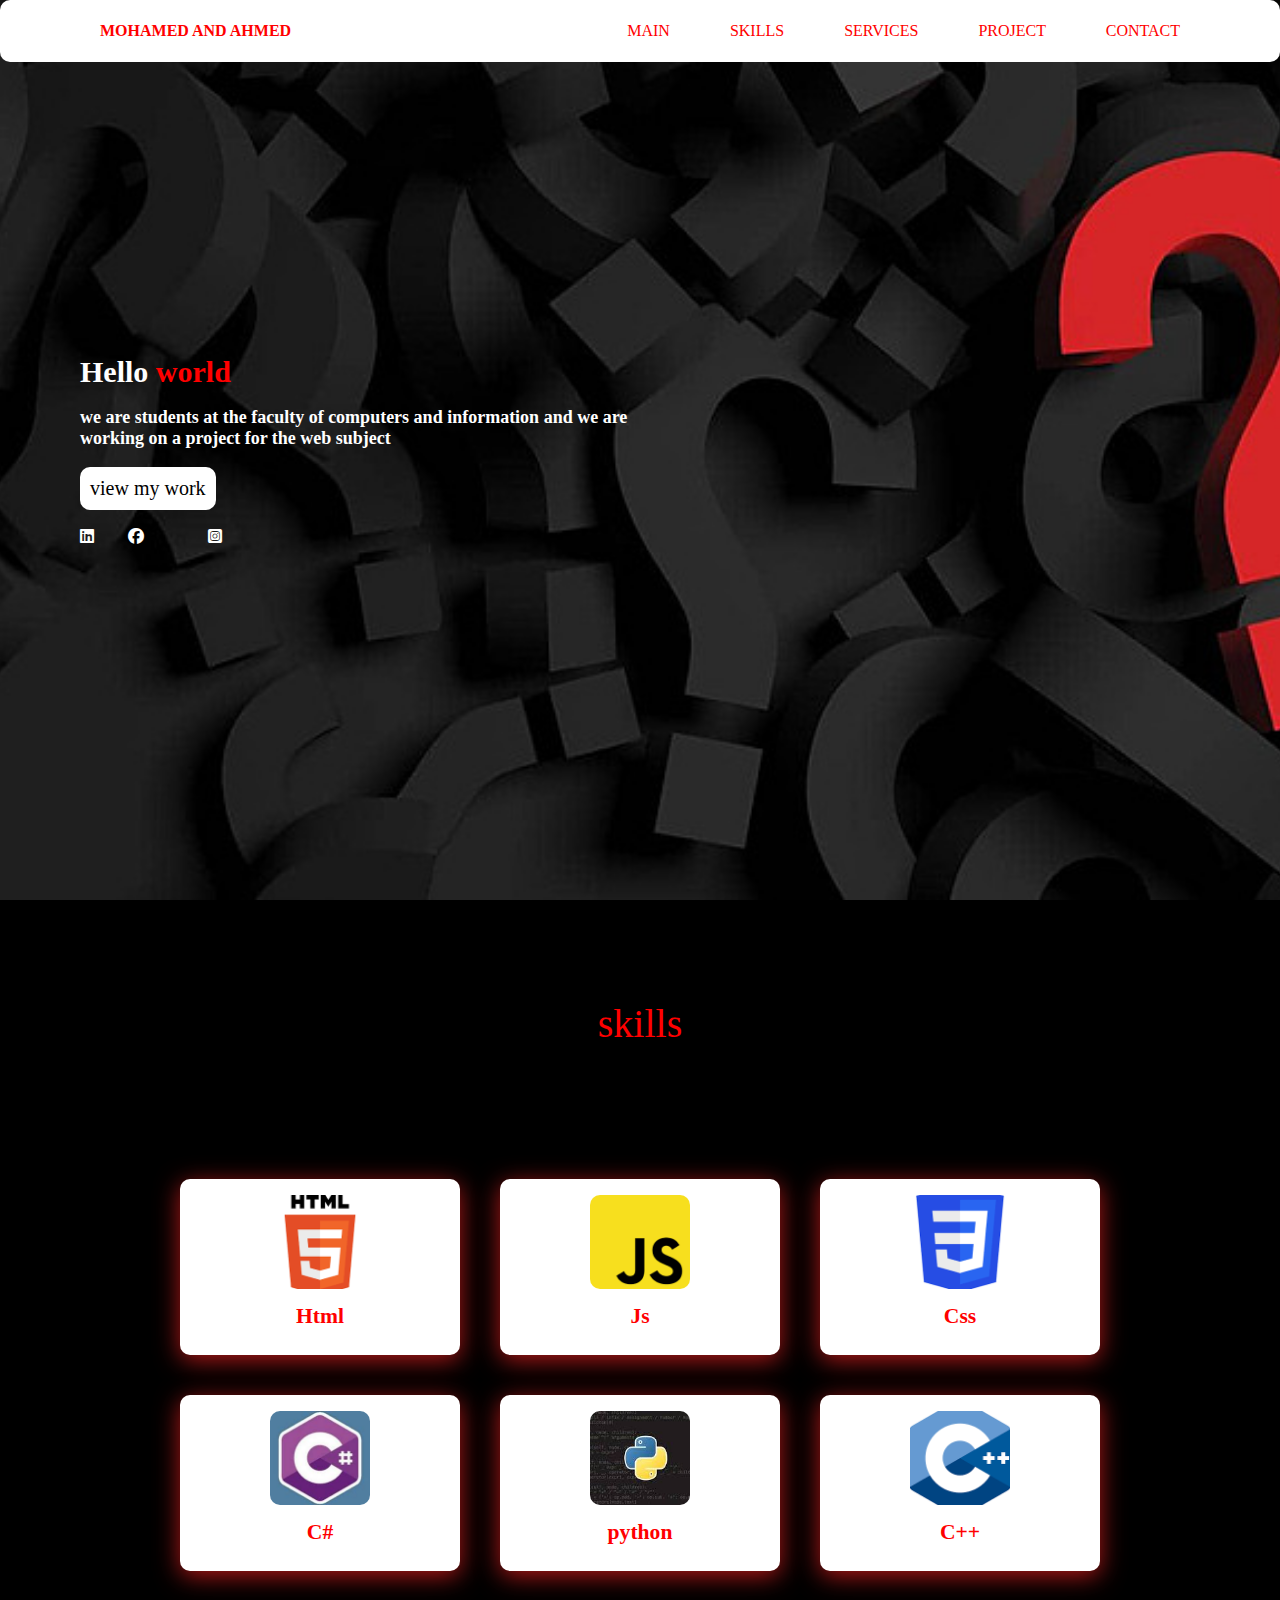
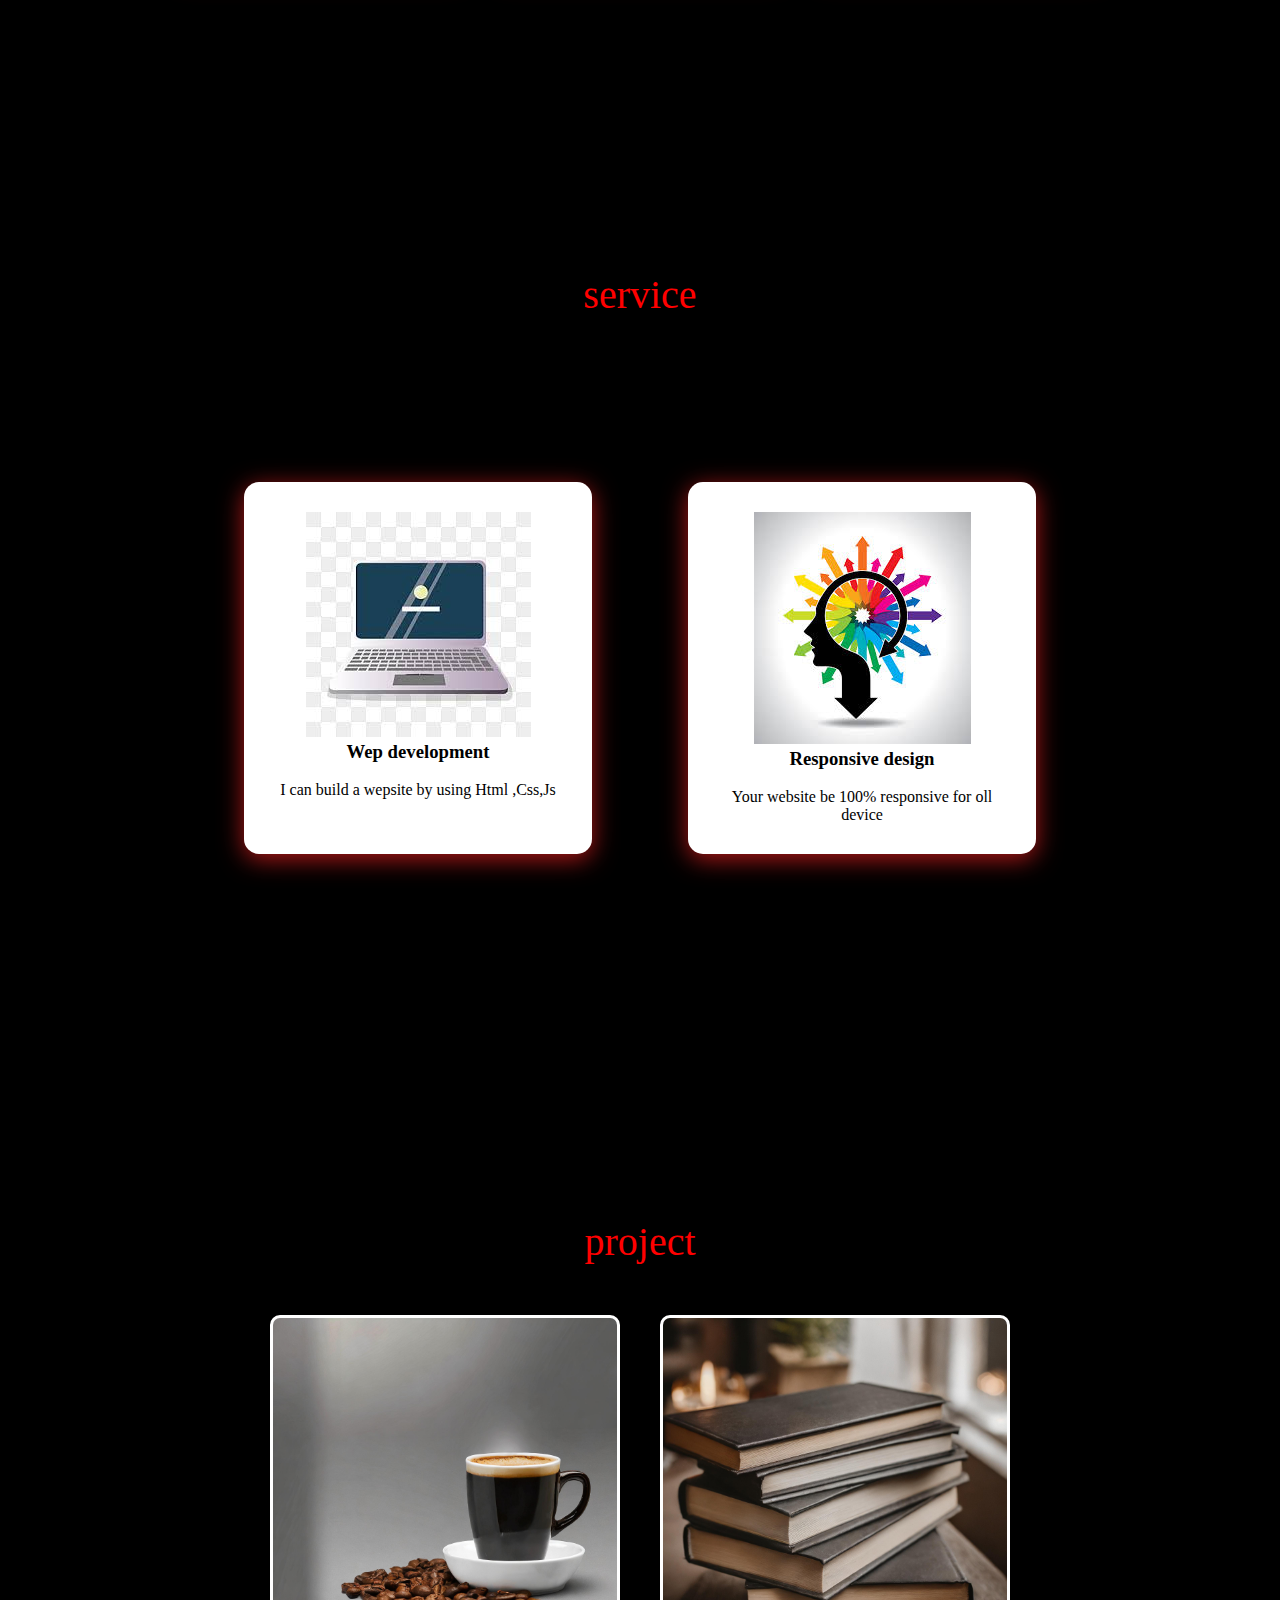
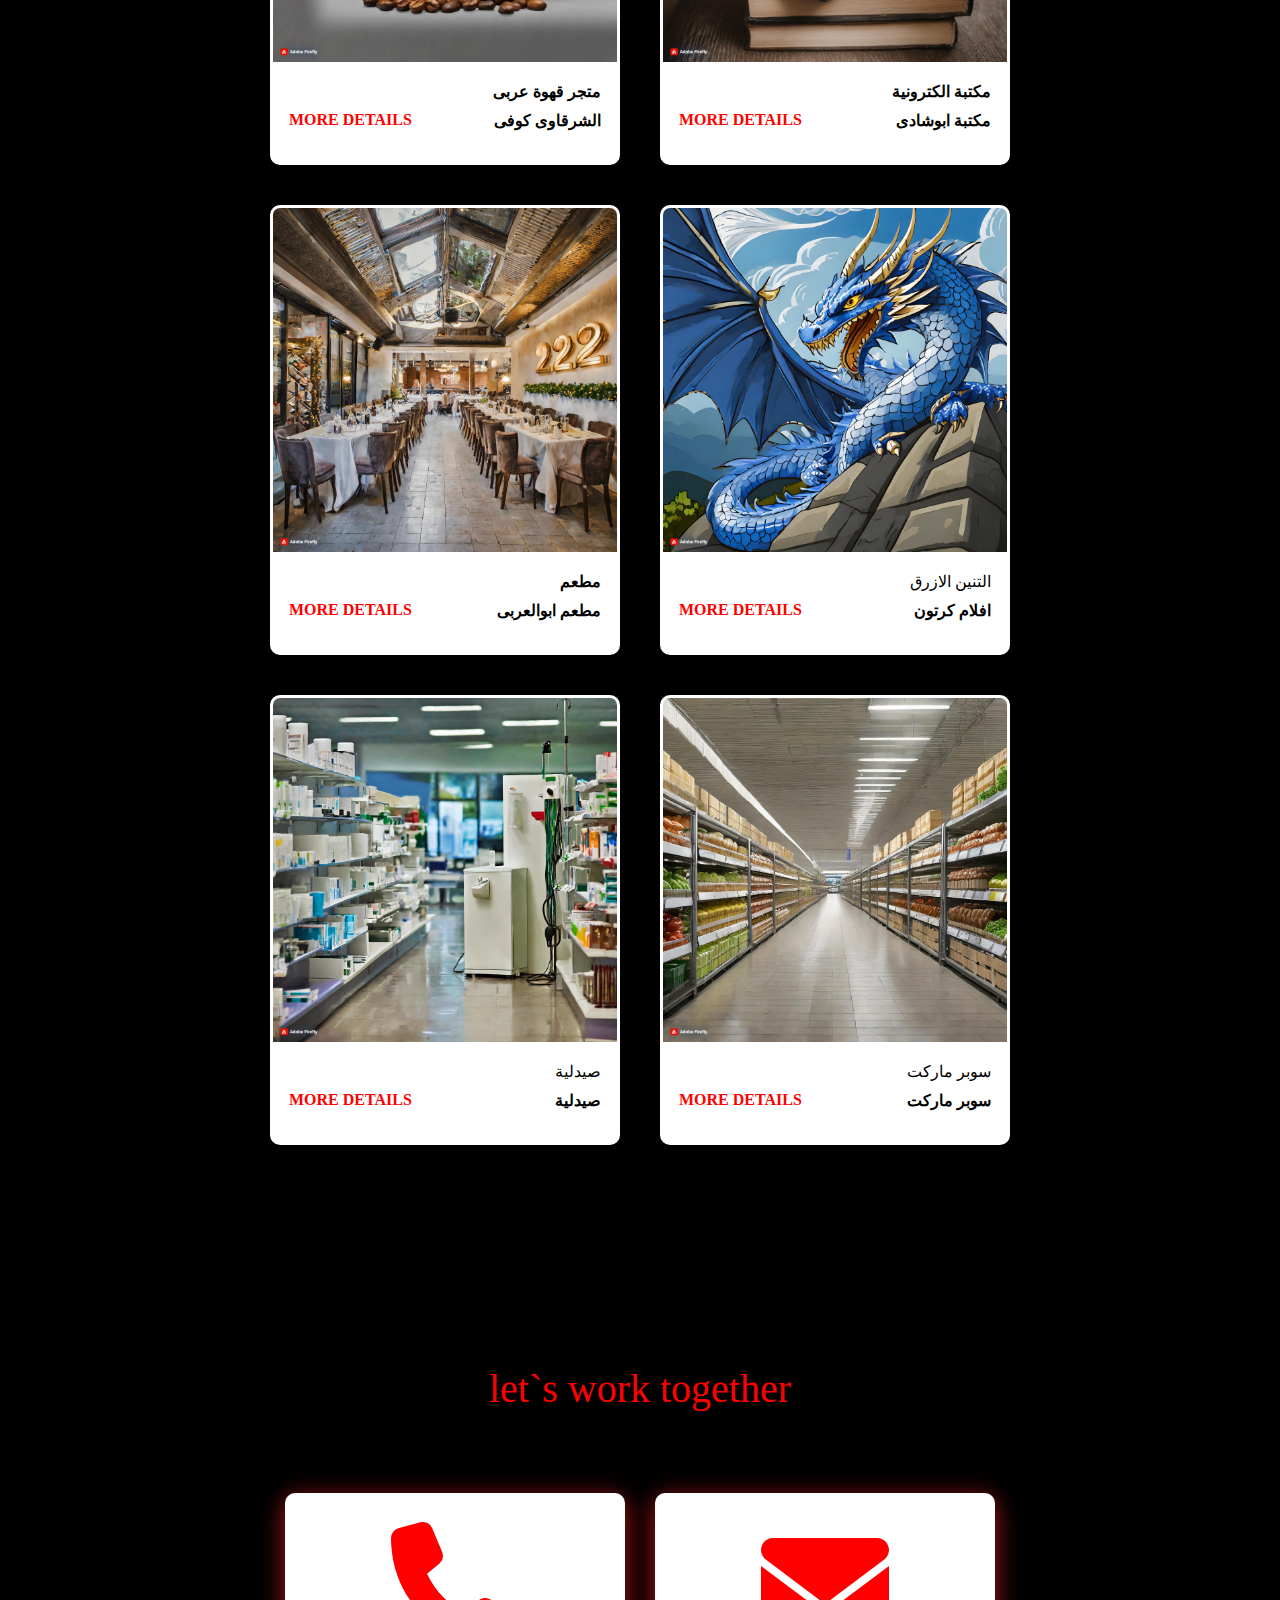
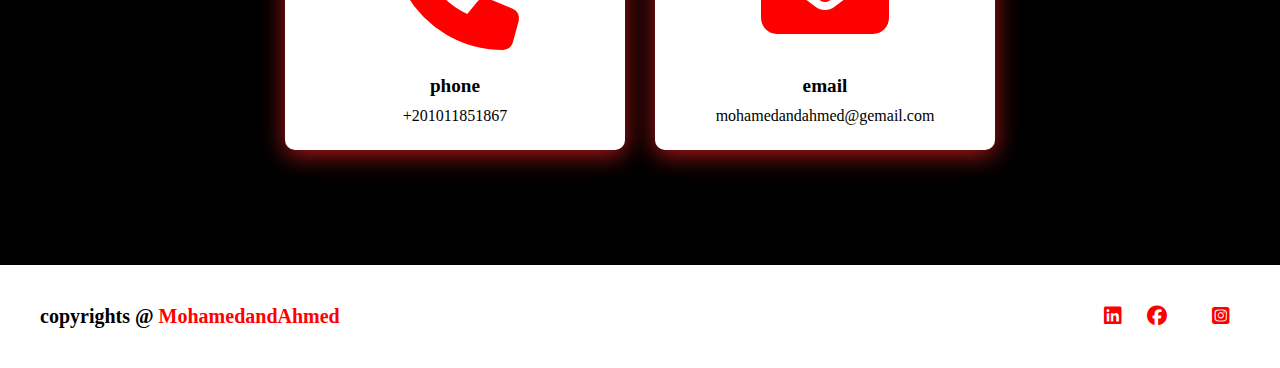
<file: index.html>
<!DOCTYPE html>
<html lang="en">
<head>
    <meta charset="UTF-8">
    <meta name="viewport" content="width=device-width, initial-scale=1.0">
    <title>Mohamed and Ahmed</title>
    <link rel="stylesheet" href="style.css">
    <link rel="stylesheet" href="https://cdnjs.cloudflare.com/ajax/libs/font-awesome/6.5.1/css/all.min.css">
</head>
<body>
    
<header>

<a href="" class="logo">Mohamed and Ahmed</a>
<nav class="navigation">
    <a href="#main"> main</a>
    <a href="#skills"> skills</a>
    <a href="#services"> services</a>
    <a href="#project">project</a>
    <a href="#contact">contact</a>
</nav>

</header>

<section class="main" id="main">
    <div>
        <h2> Hello <span>  world </span> </h2>
        <br>
        
        <h3>  we are students at the faculty of computers and information and we are </h3>
        </h3>
       <h3> working on a project for the web subject</h3>
        <br>
        <a  href="" class="main_btn" >view my work</a>
        <br>
        <br>
        <div class="social">
        <a href=""><i class="fa-brands fa-linkedin"></i></a>
        <a href=""><i class="fa-brands fa-facebook"></i></a>
        <a href=""><i class="fa-sharp fa-thin fa-x"></i></a>
        <a href=""><i class="fa-brands fa-square-instagram"></i></a>
    </div>


    </div>



</section>
<section class="skills" id="skills">
    <h2 class="title">skills</h2>
    <div class="container">
        <div class="skills_content">
            <div class="row"> 
                <div class="item">
    
                    <img src="images/download.png" alt="html">
                    <p>Html</p>
                </div>
                <div class="item">
    
                    <img src="images/download (2).png" alt="html">
                    <p>Js</p>
                </div>
                <div class="item">
    
                    <img src="images/download (1).png" alt="html">
                    <p>Css</p>
                </div>
                <div class="item">
    
                    <img src="images/download (1).jpg" alt="html">
                    <p>C#</p>
                </div> <div class="item">
    
                    <img src="images/download (2).jpg" alt="html">
                    <p>python</p>
                </div> <div class="item">
    
                    <img src="images/download (3).png" alt="html">
                    <p>C++</p>
                </div>
            </div>
        </div>
       
        



    </div>

</section>
<section class="services"id="services">
    <div class="container">
    <h2 class="title">service</h2>

        <div class="row_ser">
            <div class="item_ser">
                <img src="images/download (3).jpg" alt="">
                <h3> Wep development</h3>
                <br>
                <p>  I can build a wepsite by using Html ,Css,Js</p>


            </div>
            <div class="item_ser">
                <img src="images/images.jpg" alt="">
                <h3> Responsive design</h3>
                <br>
                <p> Your website be 100% responsive for oll device</p>


            </div>


            </div>







        </div>





    </div>





</section>

<section class="project" id="project">

    <h2 class="title">project</h2>
    <div class="content">
        <div class="card">
            <div class="image">
                <img src="images/Firefly صورة قهوة بطول 233 و عرض 217 32293.jpg" alt="">

            </div>
            <div class="info">
                <h6 dir="rtl" class="cat">   متجر قهوة عربى</h6>  
                    <strong  dir="rtl" class="project_title">
                        <span>الشرقاوى كوفى</span>
                        <a dir="ltr" href="#" class="details"> more details</a>
                    </strong>
            </div>


        </div>
        <div class="card">
            <div class="image">
                <img src="images/Firefly صور كتب بطول 233 و عرض 217 68976.jpg" alt="">

            </div>
            <div class="info">
                <h6 dir="rtl" class="cat">   مكتبة الكترونية</h6>  
                    <strong  dir="rtl" class="project_title">
                        <span>مكتبة ابوشادى</span>
                        <a dir="ltr" href="#" class="details"> more details</a>
                    </strong>
            </div>


        </div>
        <div class="card">
            <div class="image">
                <img src="images/Firefly صوره مطعم بطول 233و عرض217 71898.jpg" alt="">

            </div>
            <div class="info">
                <h6 dir="rtl" class="cat">   مطعم</h6>  
                    <strong  dir="rtl" class="project_title">
                        <span>مطعم ابوالعربى</span>
                        <a dir="ltr" href="#" class="details"> more details</a>
                    </strong>
            </div>


        </div>
        <div class="card">
            <div class="image">
                <img src="images/Firefly صور التنين الازرق طول 233و عرض 217 71898.jpg" alt="">

            </div>
            <div class="info">
                <p dir="rtl" class="cat">   التنين الازرق</p>  
                    <strong  dir="rtl" class="project_title">
                        <span>افلام كرتون</span>
                        <a dir="ltr" href="#" class="details"> more details</a>
                    </strong>
            </div>


        </div>
        <div class="card">
            <div class="image">
                <img src="images/Firefly صو صيدليله طول 233و عرض 217 99868.jpg" alt="">

            </div>
            <div class="info">
                <p dir="rtl" class="cat">صيدلية</p>  
                    <strong  dir="rtl" class="project_title">
                        <span>صيدلية</span>
                        <a dir="ltr" href="#" class="details"> more details</a>
                    </strong>
            </div>


        </div>
        <div class="card">
            <div class="image">
                <img src="images/Firefly متجر بقالة طول 233و عرض 217 93078.jpg" alt="">

            </div>
            <div class="info">
                <p dir="rtl" class="cat">   سوبر ماركت</p>  
                    <strong  dir="rtl" class="project_title">
                        <span>سوبر ماركت</span>
                        <a dir="ltr" href="#" class="details"> more details</a>
                    </strong>
            </div>


        </div>


    </div>






</section>


<section class="  contact" id="contact">
    <h2 class="title"> let`s work together</h2>
    <br>
    <br>
    <div class="content">

        <div class="crco">



            <div class="icon">  
                <i class="fas fa-phone"></i>
    
            </div>
            <div  class="plan" >
    
    
                <h3> phone</h3>
                <p> +201011851867</p>
            </div>



        </div>
        <div class="crco">



            <div class="icon">  
                <i class="fas fa-envelope"></i>
    
            </div>
            <div  class="plan" >
    
    
                <h3> email</h3>
                <p> mohamedandahmed@gemail.com</p>
            </div>
    
    

    </div>






</section>
<footer class="footer">
    <p class="ft"> copyrights @ <span>MohamedandAhmed</span></p>
    <div class="so">
        <a href=""><i class="fa-brands fa-linkedin"></i></a>
        <a href=""><i class="fa-brands fa-facebook"></i></a>
        <a href=""><i class="fa-sharp fa-thin fa-x"></i></a>
        <a href=""><i class="fa-brands fa-square-instagram"></i></a>
        </div>


</footer>


</body>
</html>
</file>
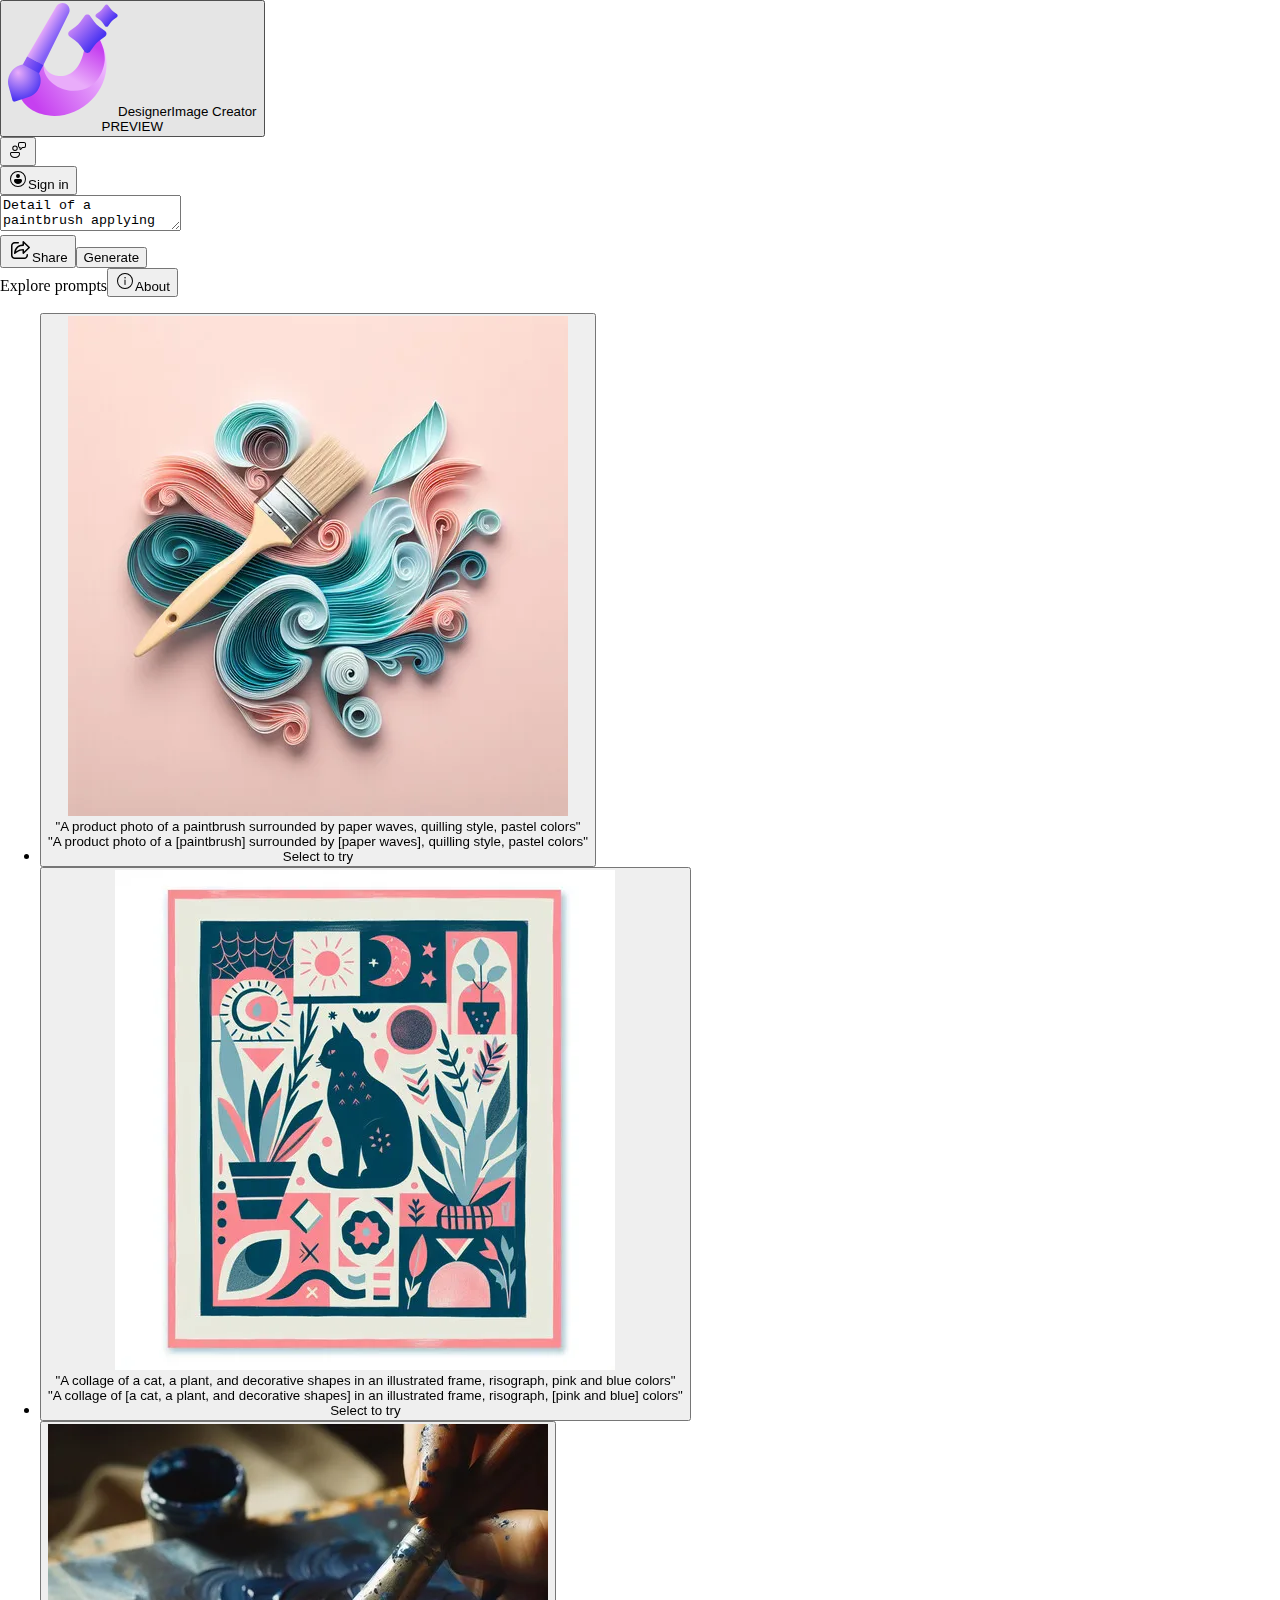
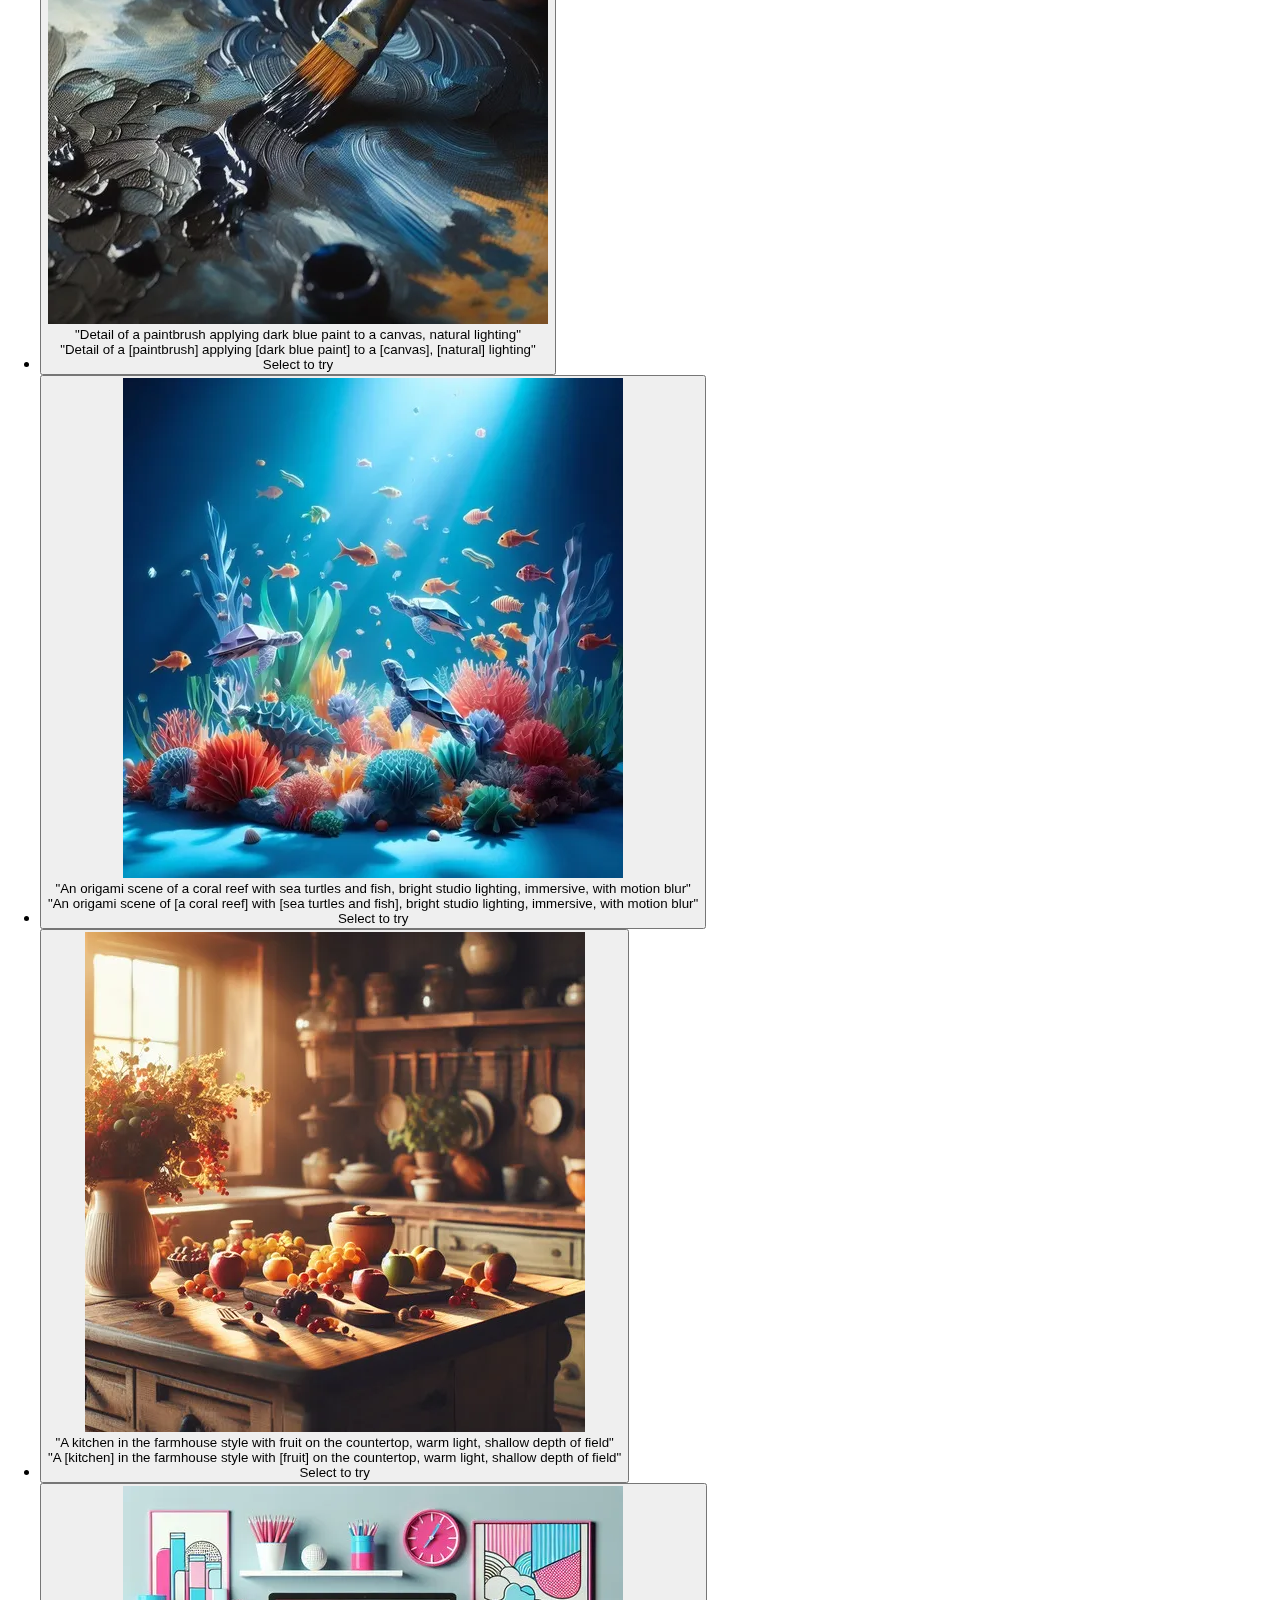
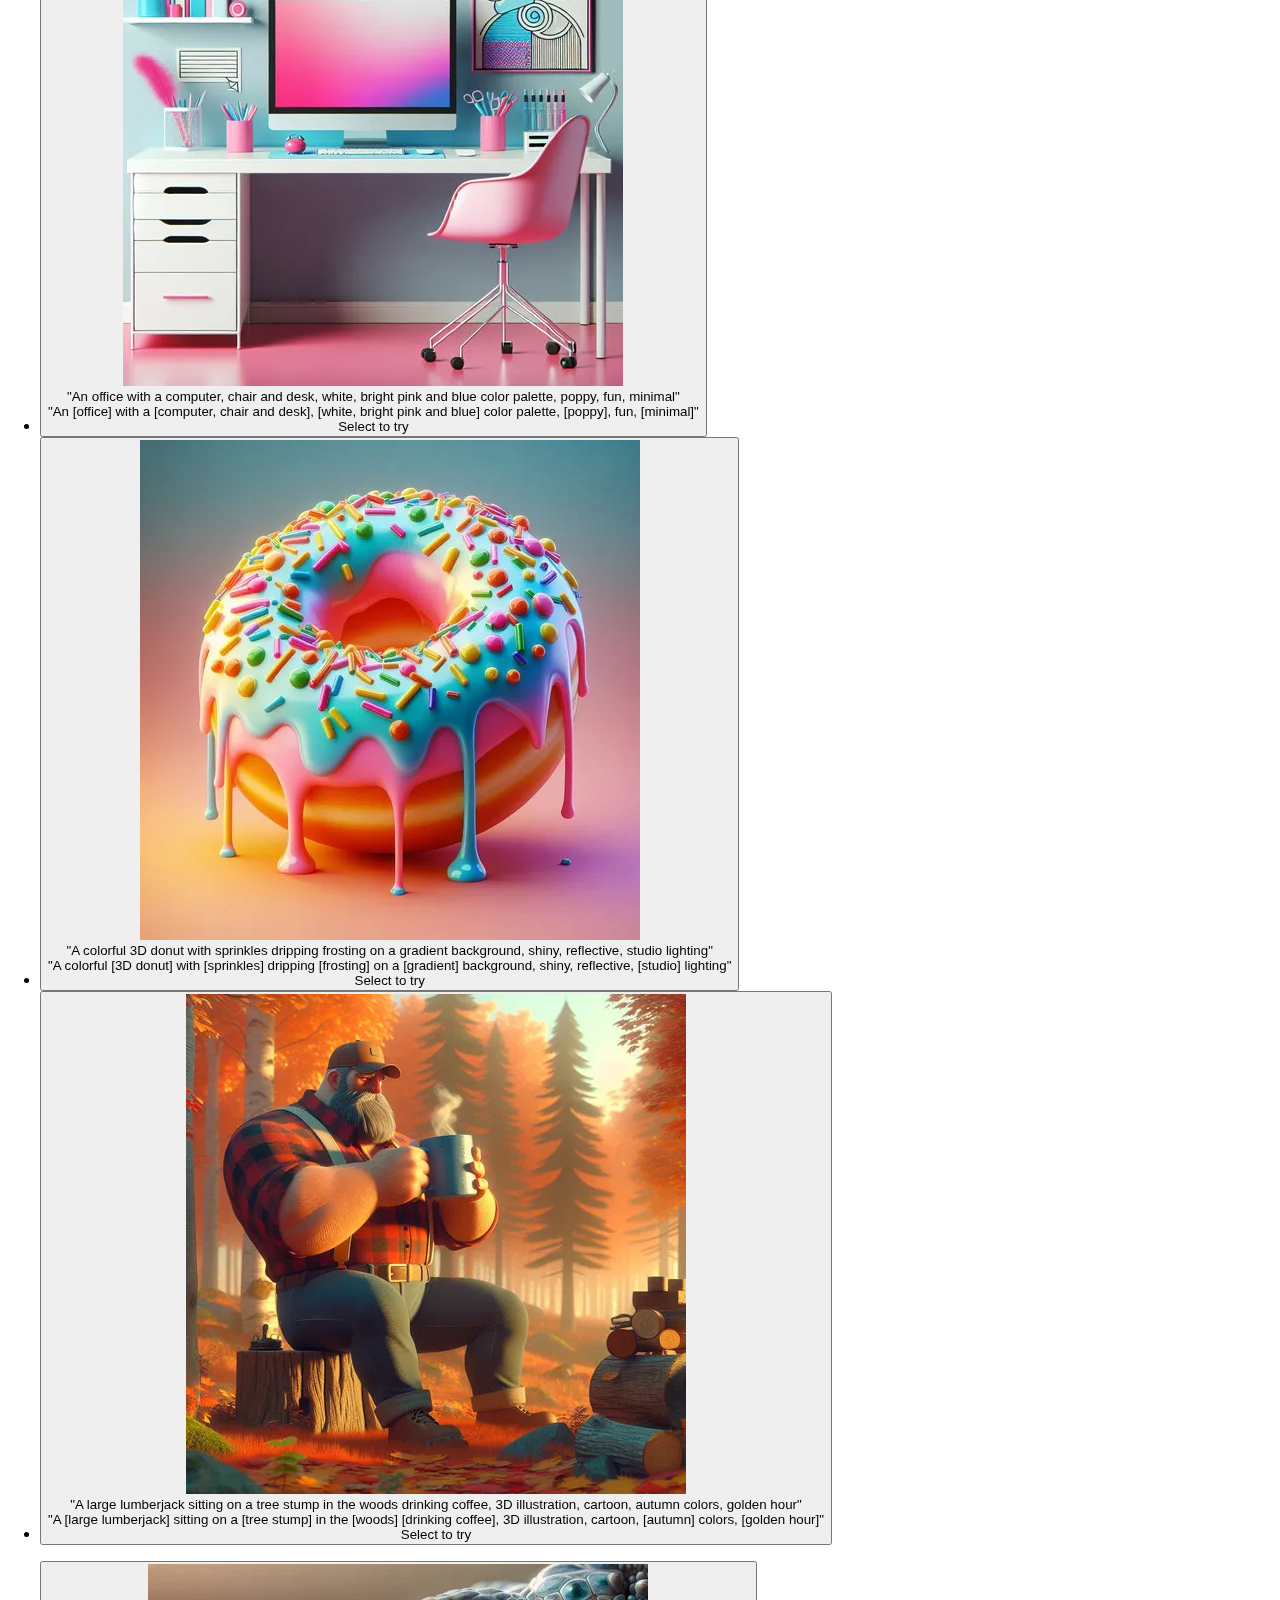
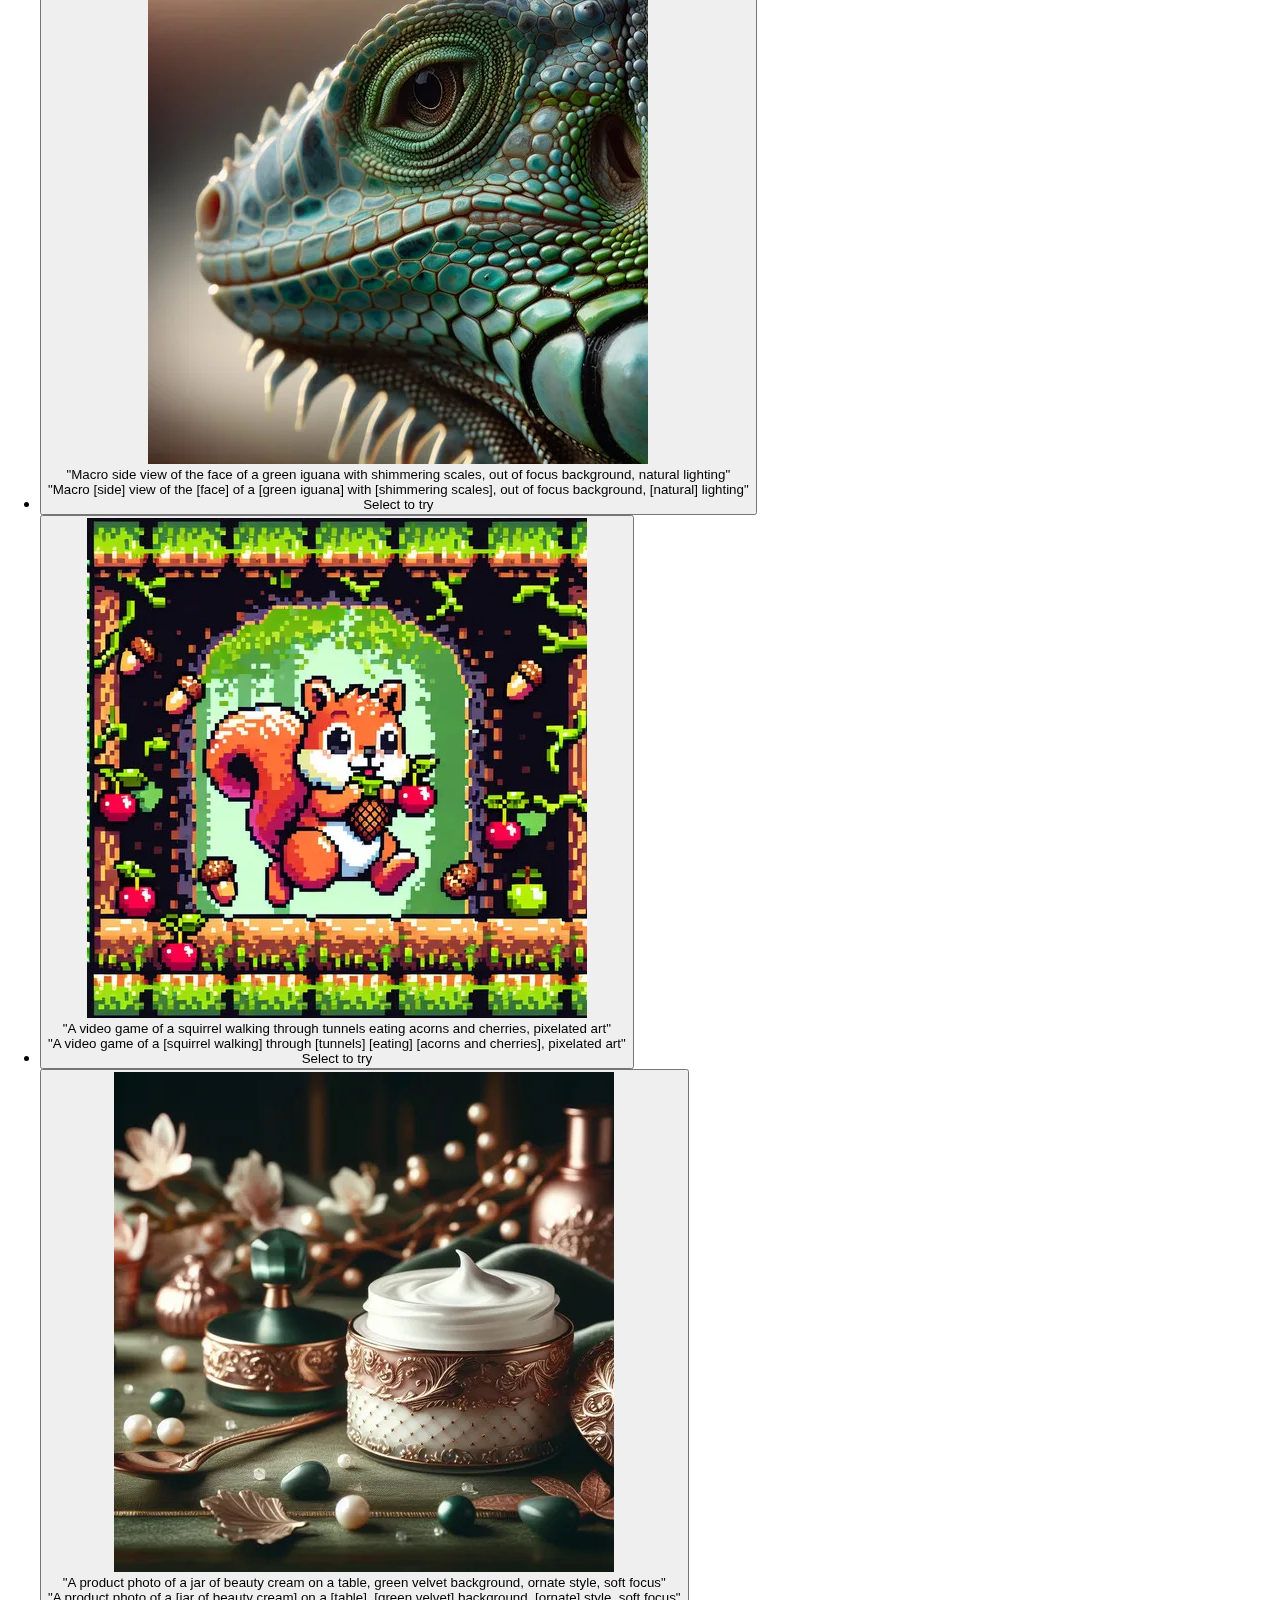
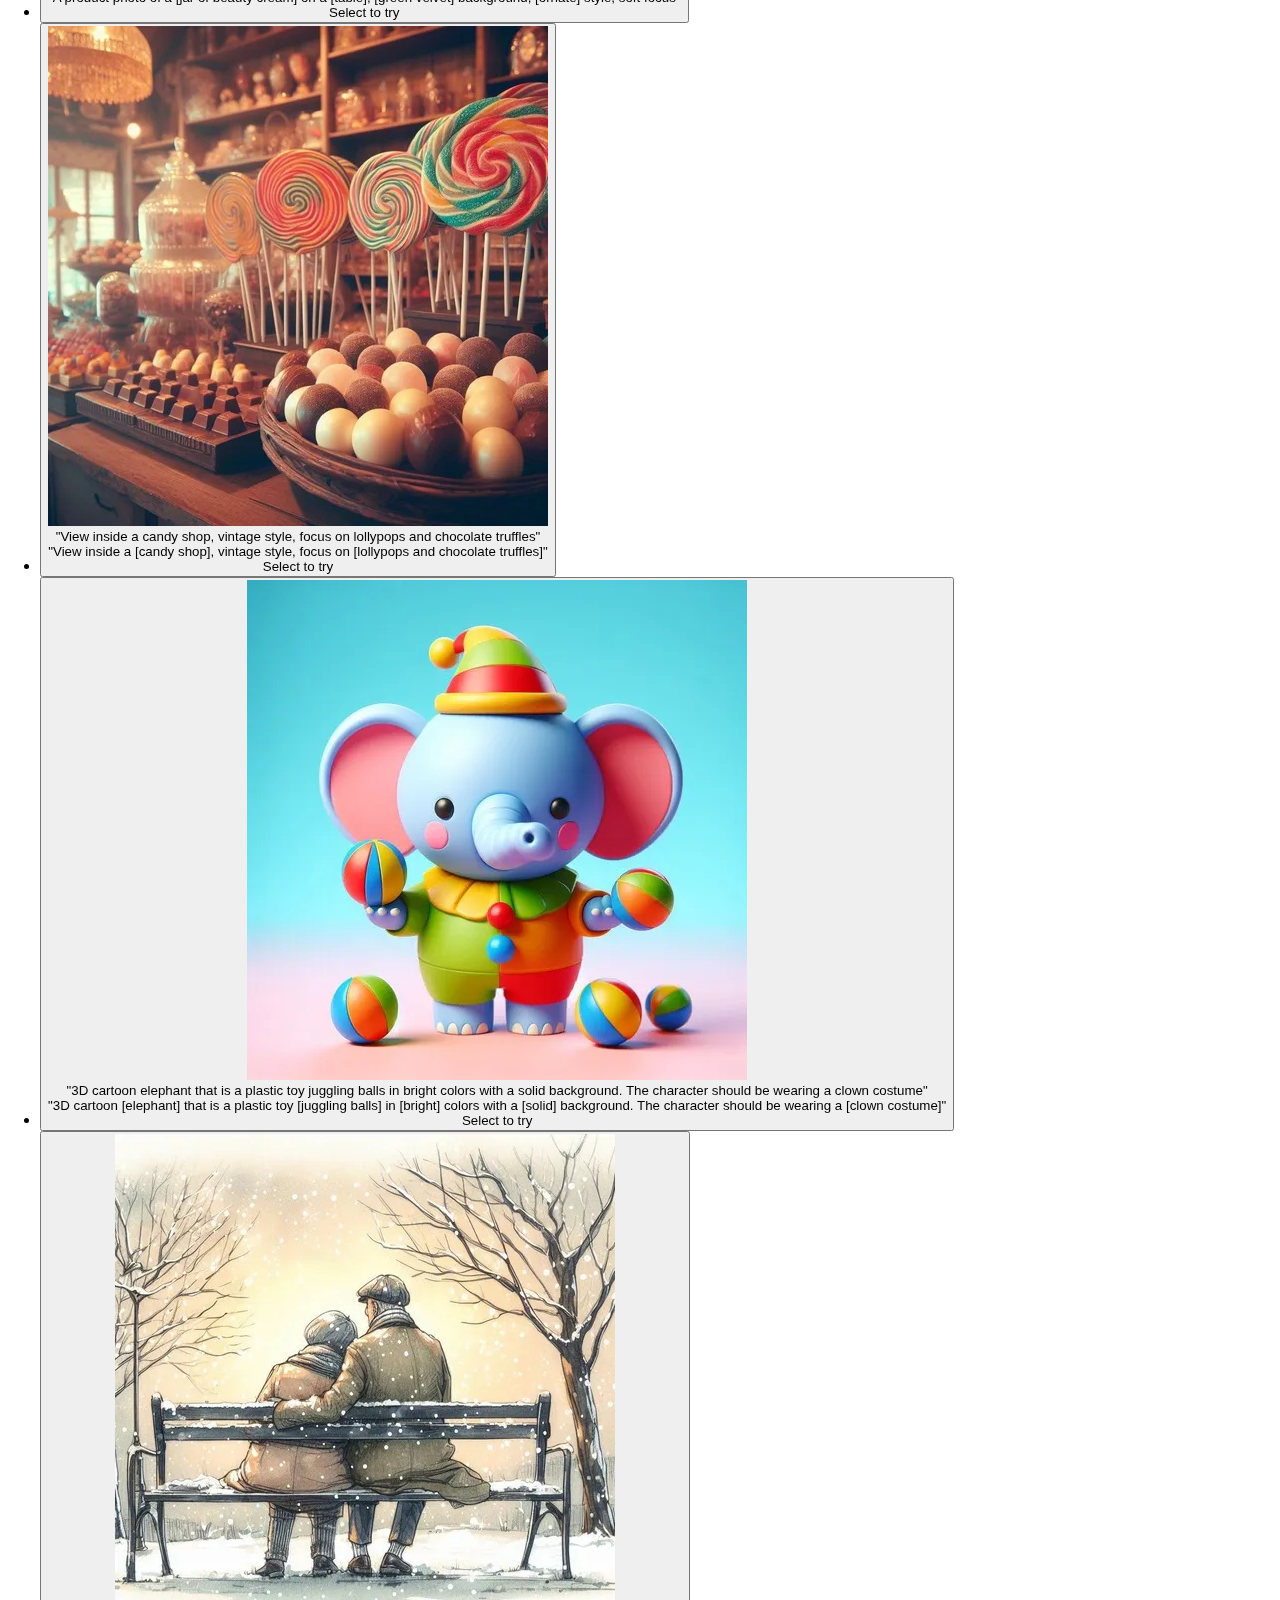
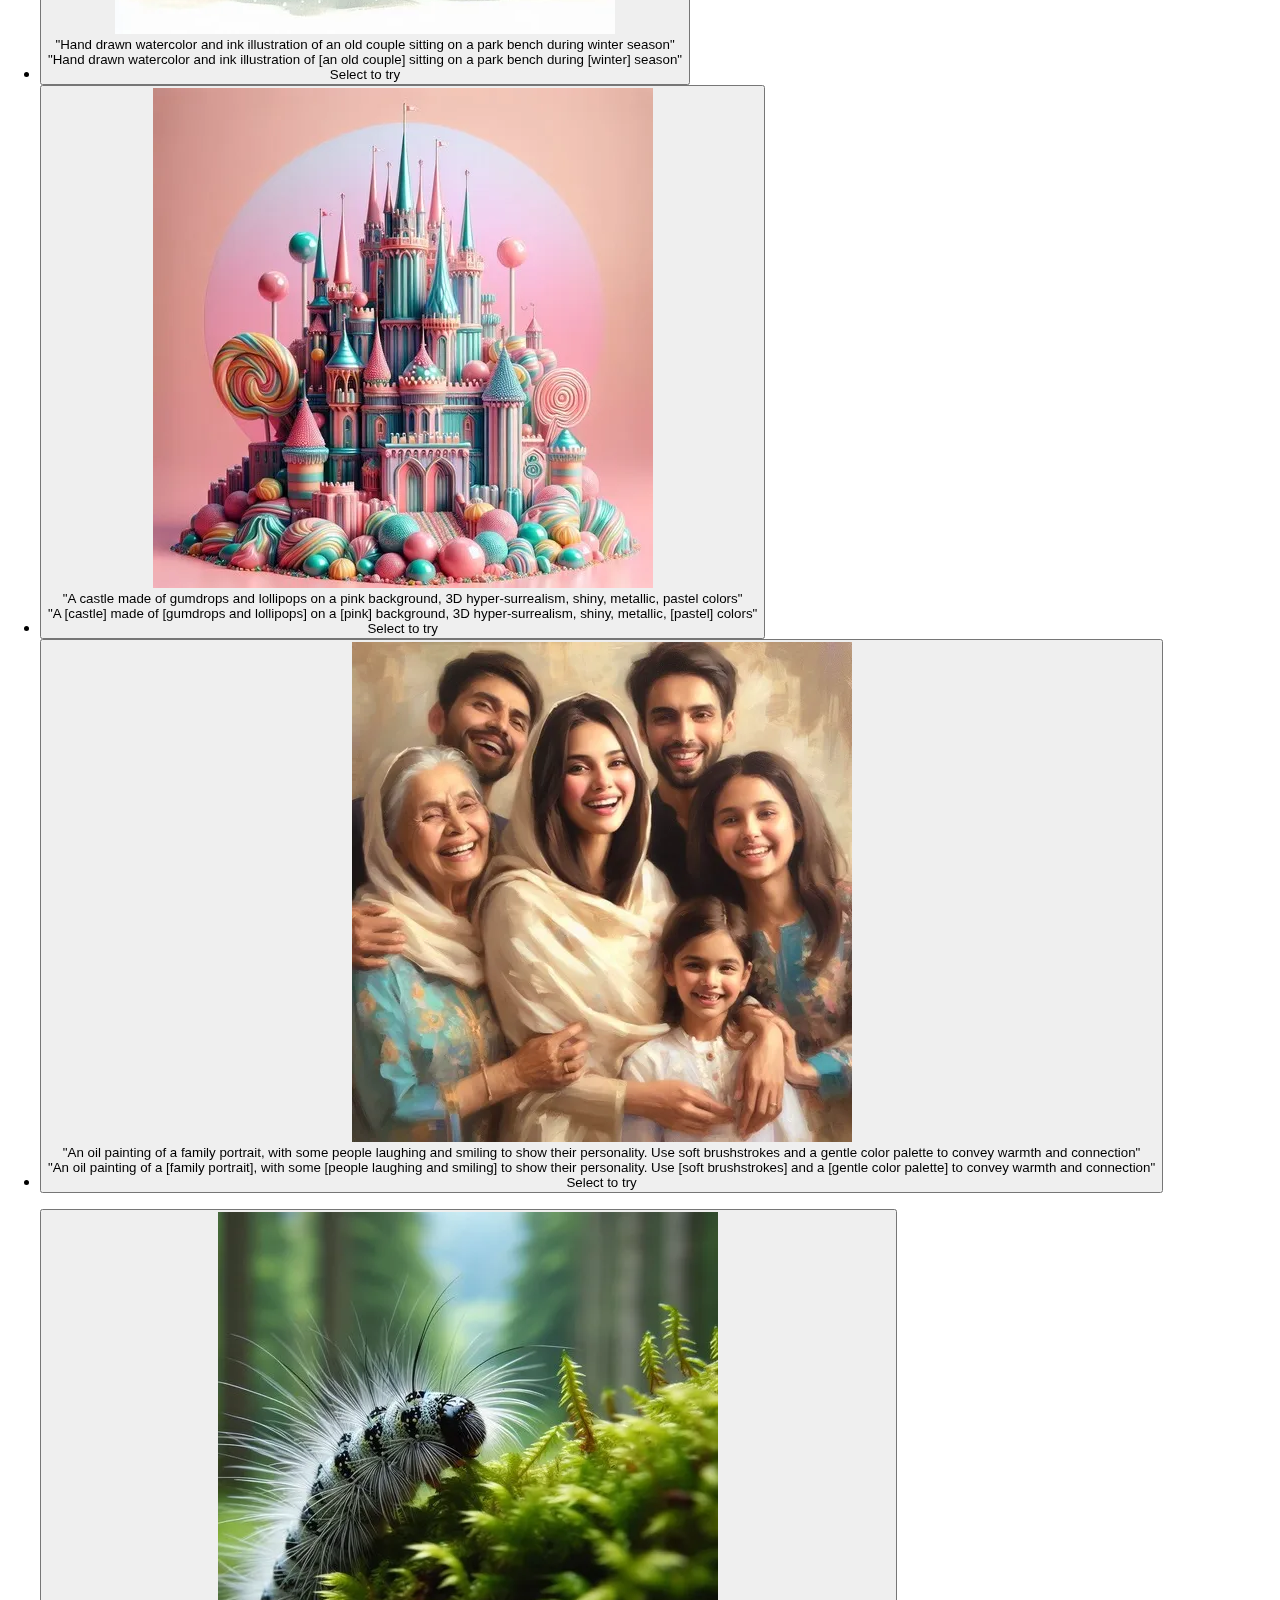
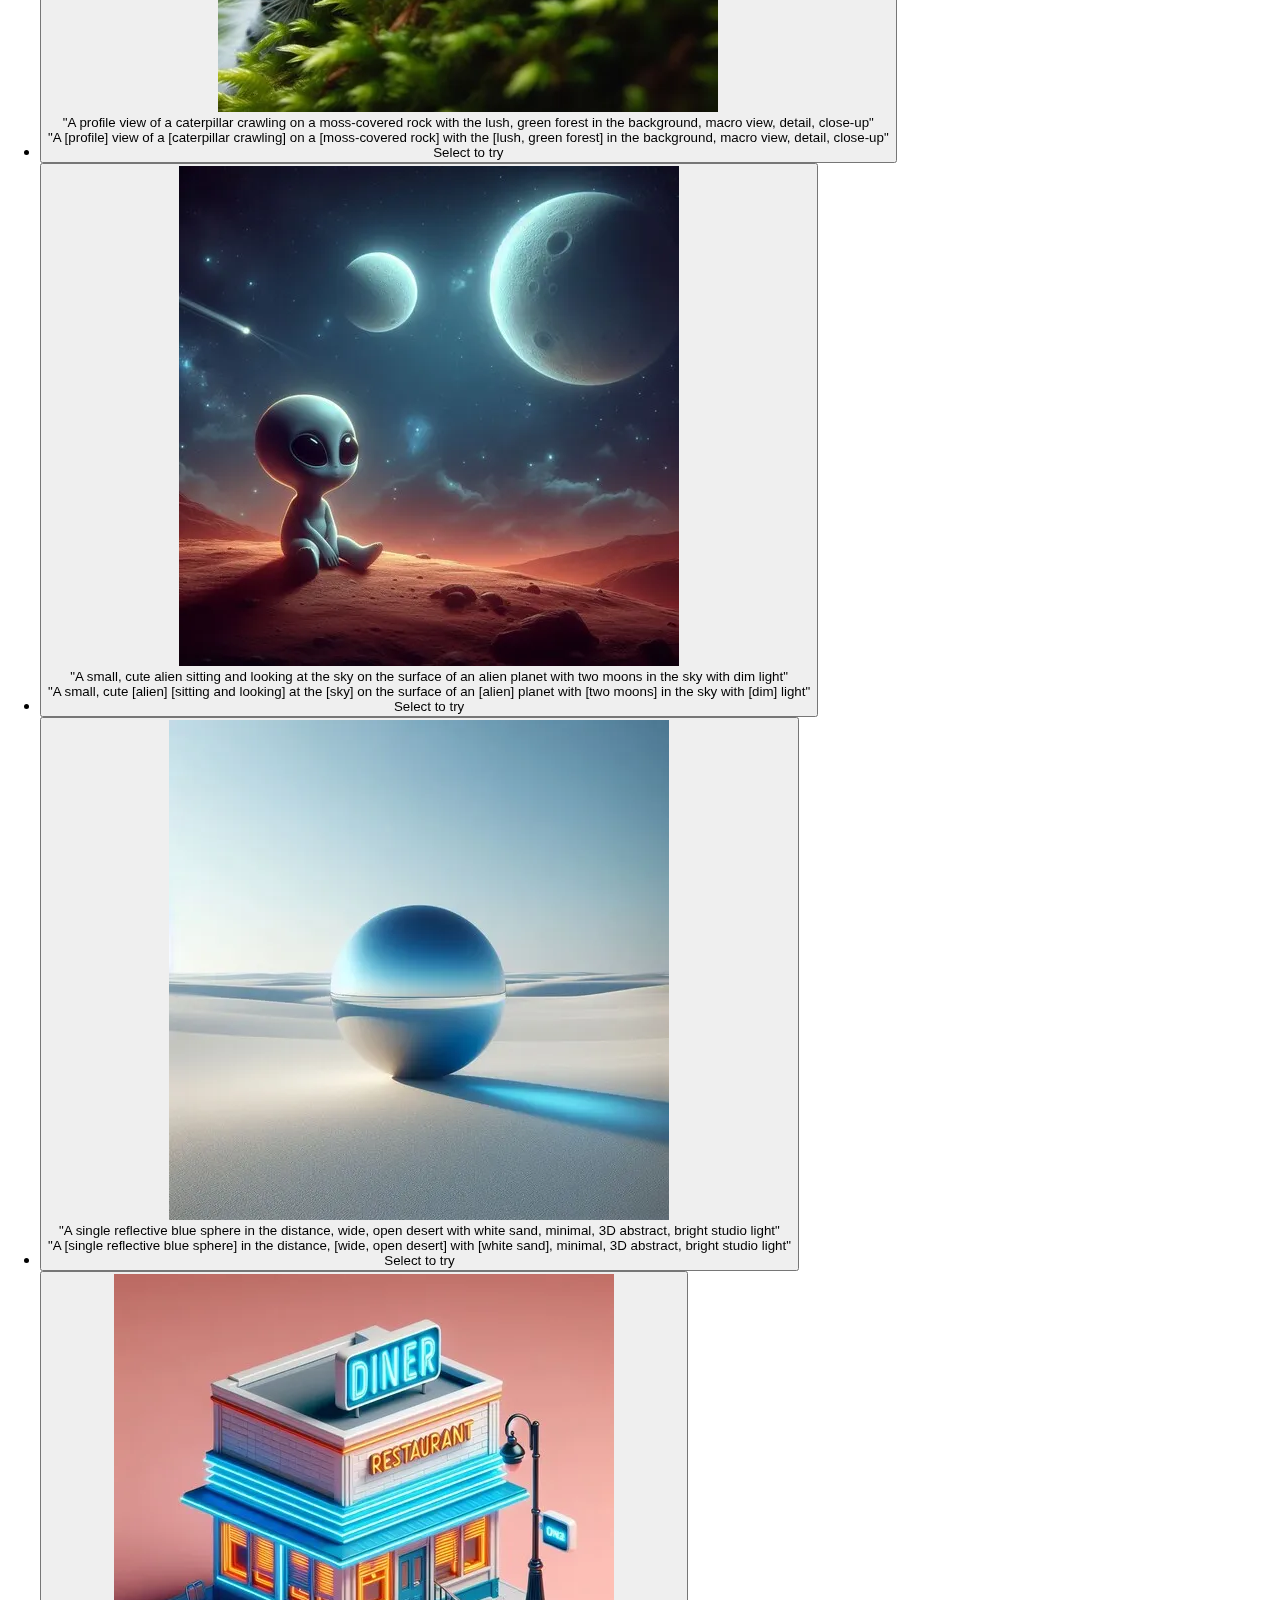
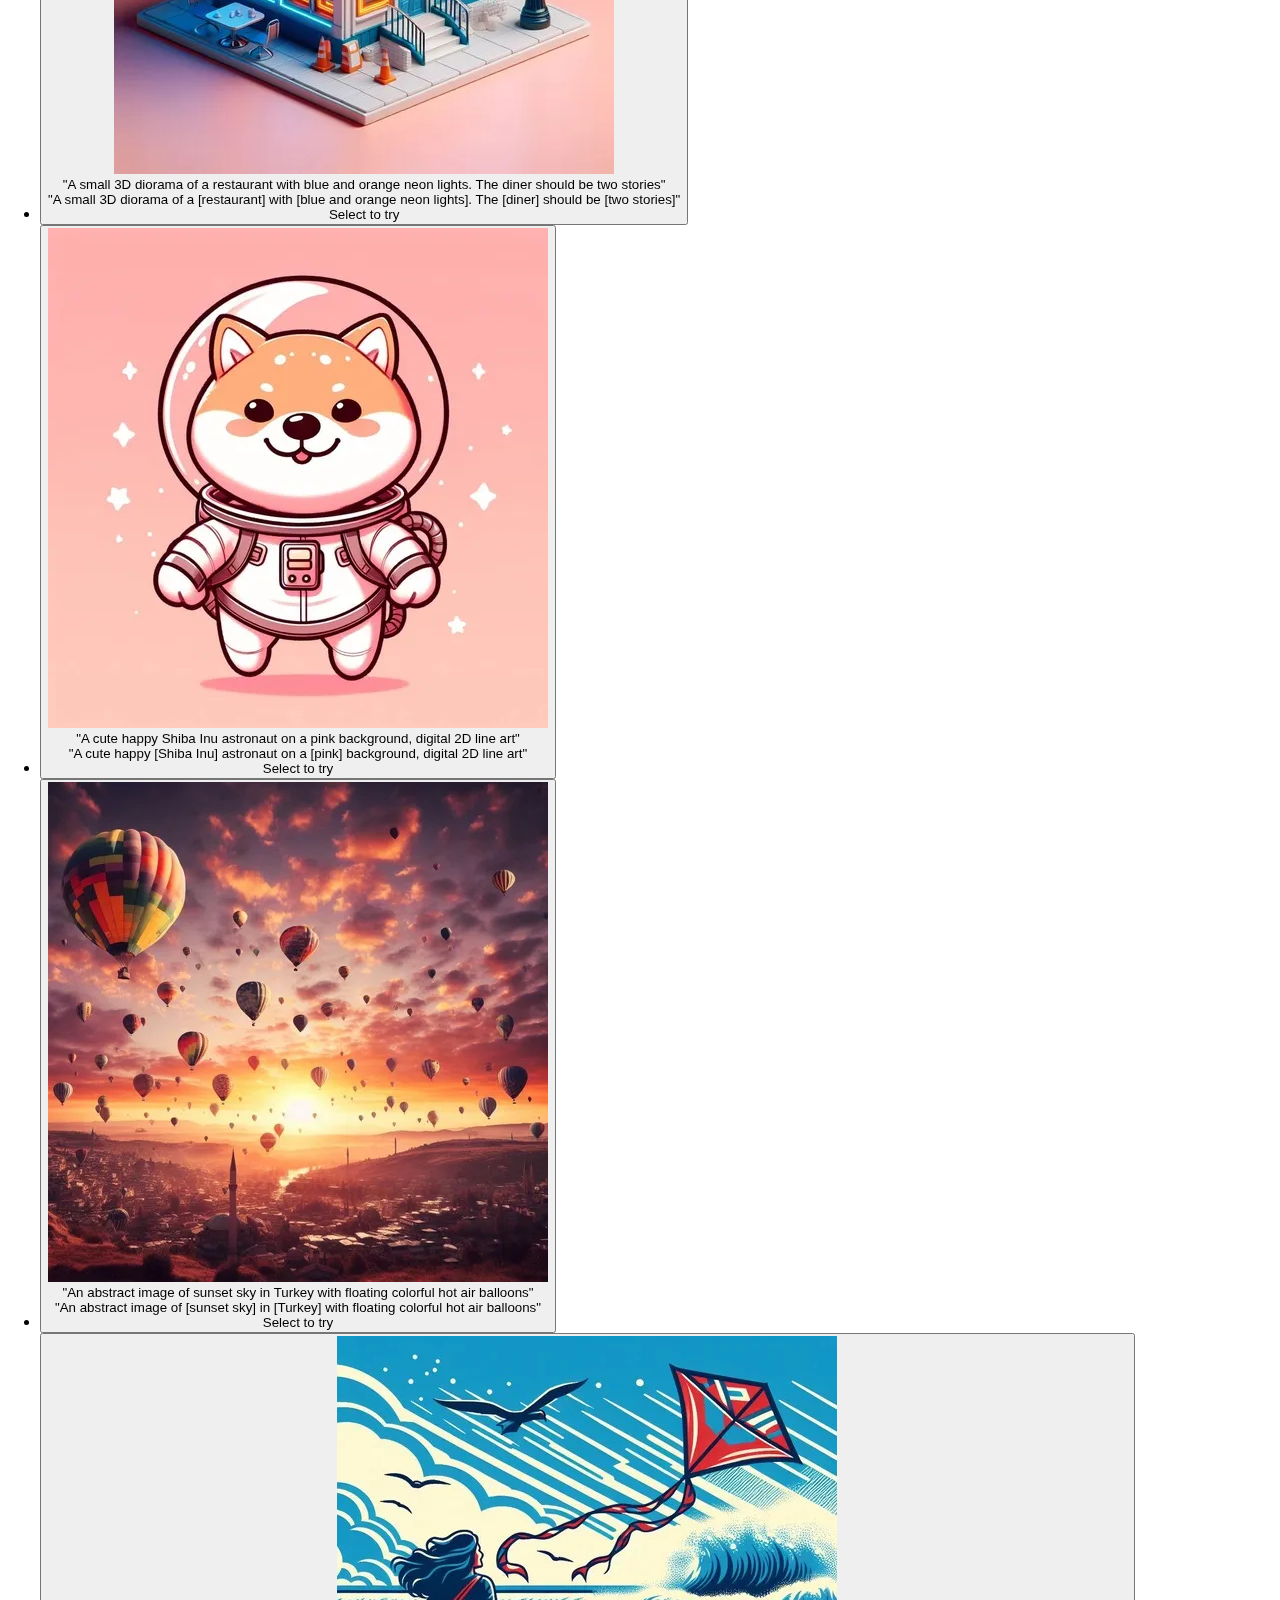
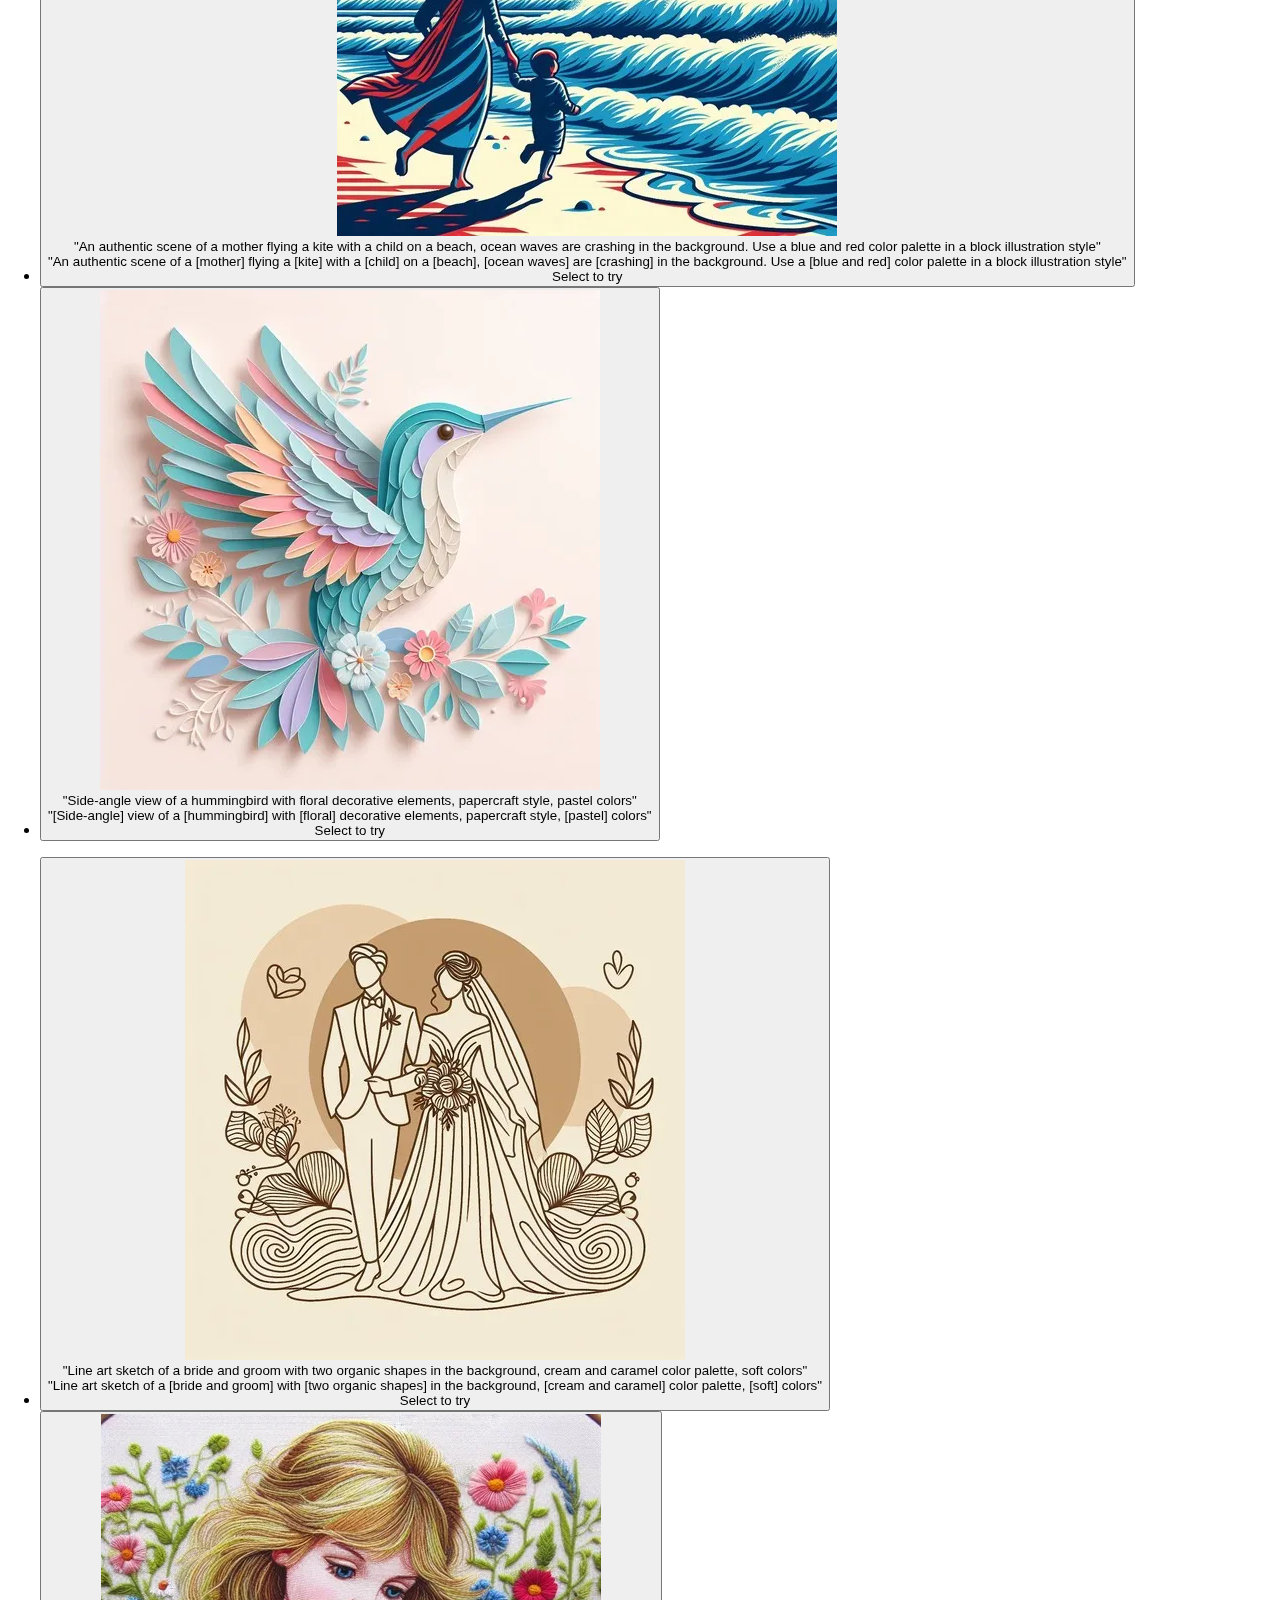
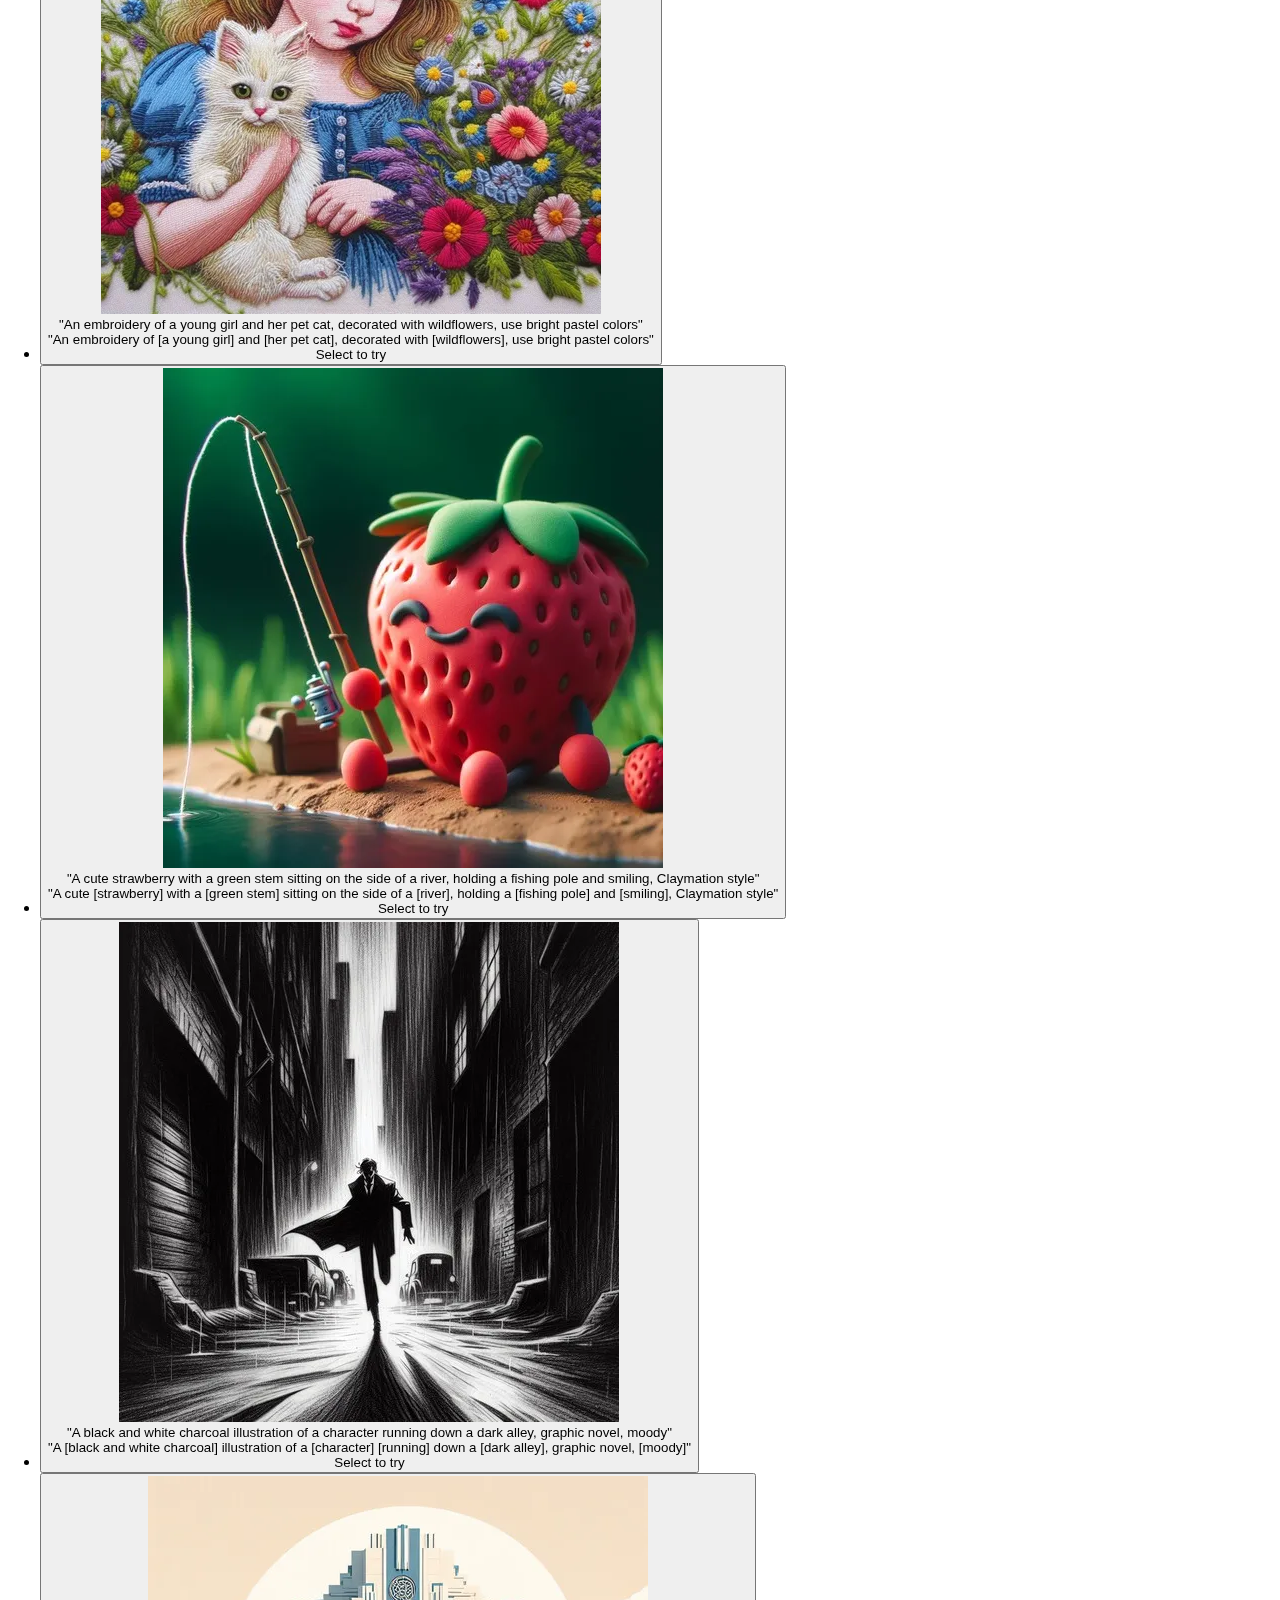
<file: images/Image Creator.html>
<!DOCTYPE html>
<!-- saved from url=(0044)https://designer.microsoft.com/image-creator -->
<html lang="en"><head><meta http-equiv="Content-Type" content="text/html; charset=UTF-8"><style data-merge-styles="true"></style><style data-merge-styles="true"></style><style data-merge-styles="true"></style><style data-merge-styles="true"></style><style data-merge-styles="true"></style><style data-merge-styles="true"></style><style data-merge-styles="true"></style><style data-merge-styles="true"></style><style data-merge-styles="true"></style><meta http-equiv="content-security-policy" content="base-uri &#39;self&#39;; object-src &#39;none&#39;; script-src &#39;self&#39; https: http: &#39;unsafe-inline&#39; &#39;wasm-unsafe-eval&#39; &#39;unsafe-eval&#39; &#39;nonce-JxvojWq8b5/Yub9g5GjCAQ==&#39; &#39;nonce-fx0spK1r7LeaTdTGaLmjAQ==&#39; &#39;strict-dynamic&#39;; style-src &#39;self&#39; &#39;unsafe-eval&#39; &#39;unsafe-inline&#39; https://designer.innerloop.cdn.officeppe.net/designer/ https://res-dev.cdn.officeppe.net/designer/ https://designer.sdf.cdn.office.net/designer/ https://res-sdf.cdn.office.net/designer/ https://designer.public.cdn.office.net/designer/ https://res.cdn.office.net/designer/ https://res-1.cdn.office.net/midgard/versionless/officebrowserfeedbacknpm/; frame-src &#39;self&#39; https://login.live.com https://login.microsoftonline.com https://login.microsoftonline.com/consumers/oauth2/v2.0/authorize"><link rel="icon" href="https://designer.microsoft.com/favicon-16.png" type="image/png" sizes="16x16"><link rel="icon" href="https://designer.microsoft.com/favicon-24.png" type="image/png" sizes="24x24"><link rel="icon" href="https://designer.microsoft.com/favicon-32.png" type="image/png" sizes="32x32"><link rel="icon" href="https://designer.microsoft.com/favicon-48.png" type="image/png" sizes="48x48"><link rel="icon" href="https://designer.microsoft.com/favicon-64.png" type="image/png" sizes="64x64"><meta name="viewport" content="width=device-width,initial-scale=1"><meta name="theme-color" content="#972ADB"><meta name="description" content="A graphic design app that helps you create professional quality social media posts, invitations, digital postcards, graphics, and more. Start with your idea and create something unique for you."><link rel="apple-touch-icon" href="https://designer.microsoft.com/designer-logo-192.png"><link rel="manifest" href="https://designer.microsoft.com/manifest.json" crossorigin="use-credentials"><link rel="canonical" href="https://designer.microsoft.com/"><title>Image Creator</title><meta name="twitter:card" content="summary_large_image"><meta name="twitter:site" content="@MSFT365Designer"><meta name="twitter:creator" content="@MSFT365Designer"><meta property="og:type" content="website"><meta property="og:title" content="Microsoft Designer - Stunning designs in a flash"><meta property="og:description" content="A graphic design app that helps you create professional quality social media posts, invitations, digital postcards, graphics, and more. Start with your idea and create something unique for you."><meta property="og:video" content="./social_media_short.mp4"><meta property="og:video:secure_url" content="./social_media_short.mp4"><script async="" src="./Image Creator_files/clarity.js.download"></script><script defer="defer" src="./Image Creator_files/perfTimer.2c31156a.js.download" nonce=""></script><script defer="defer" src="./Image Creator_files/main.ca559e96.js.download" nonce=""></script><link href="./Image Creator_files/main.117485e7.css" rel="stylesheet"><link rel="stylesheet" type="text/css" href="./Image Creator_files/image-creator-page.65b0d368.chunk.css"><meta property="twitter:image" content="https://cdn.designerapp.osi.office.net/assets/metaprops/image-creator-social.png" data-react-helmet="true"><meta property="og:image" content="https://cdn.designerapp.osi.office.net/assets/metaprops/image-creator-social.png" data-react-helmet="true"><script defer="true" type="text/javascript" src="./Image Creator_files/l1zijor00a" data-react-helmet="true"></script><style data-make-styles-bucket="r"></style><style data-make-styles-bucket="d"></style><style data-make-styles-bucket="w"></style><style data-make-styles-bucket="h"></style><style data-make-styles-bucket="a"></style><style data-make-styles-bucket="s"></style><style data-make-styles-bucket="k"></style><style data-make-styles-bucket="t"></style><style media="(forced-colors: active)" data-make-styles-bucket="m"></style><style media="(max-width: 1366px)" data-make-styles-bucket="m"></style><style media="(min-width: 500px)" data-make-styles-bucket="m"></style><style media="(min-width: 744px)" data-make-styles-bucket="m"></style><style media="(prefers-reduced-motion)" data-make-styles-bucket="m"></style><style media="only screen and (max-width: 743px)" data-make-styles-bucket="m"></style><style media="only screen and (min-width: 500px)" data-make-styles-bucket="m"></style><style media="only screen and (min-width: 744px)" data-make-styles-bucket="m"></style><style media="screen and (min-width: 500px)" data-make-styles-bucket="m"></style><style media="screen and (prefers-reduced-motion: reduce)" data-make-styles-bucket="m"></style><style id="fui-FluentProvider1"></style></head><body data-tabster="{&quot;root&quot;:{}}"><i tabindex="0" role="none" data-tabster-dummy="" aria-hidden="true" style="position: fixed; height: 1px; width: 1px; opacity: 0.001; z-index: -1; content-visibility: hidden; top: 0px; left: 0px;"></i><noscript>You need to enable JavaScript to run this app.</noscript><div id="root"><div class="body-129 ms-Fabric--isFocusHidden"><div dir="ltr" class="fui-FluentProvider fui-FluentProvider1 ___jdtuxv0 f19n0e5 fxugw4r f1o700av fk6fouc fkhj508 figsok6 f1i3iumi"><div class="___1135ior f22iagw f1vx9l62 f3vzo32 fly5x3f ffgzs8f fk4wq3q fo6xqva f1vhk6qx"><div class="___144xpr6 fou43an fxugw4r fyed02w fwpfdsa f10cgn3b f22iagw f122n59 fly5x3f f19dog8a fruyk1d" data-testid="app-header-container"><div class="___1rr5njd fly5x3f f1l02sjl f1na02jf fmqzjuy f1aszuxk f1wrn0zl f13qh94s f122n59" style="grid-template-columns: 1fr 1fr;"><div class="___62dkdj0 f16hsg94 fwpfdsa f1amvztq ft2mawf f22iagw f122n59 f1czfa6m fdxxs7n fbhxue7" data-testid="app-header-left"><button type="button" class="fui-Button r1alrhcs ___ohg1np0 f1c21dwh f1p3nwhy f11589ue f1q5o8ev f1pdflbu fkfq4zb fjxutwb f1s2uweq fr80ssc f1ukrpxl fecsdlb fax3udt ft1hn21 fuxngvv fwiml72 f1h0usnq fs4ktlq f16h9ulv fx2bmrt f1fg1p5m f1dfjoow f1j98vj9 f1tme0vf f4xjyn1 f18onu3q f9ddjv3 f1czfa6m f1g0x7ka fhxju0i f1qch9an f1cnd47f"><img class="fui-Image ___1h8r03s fj3muxo f1akhkt f1aperda f1lxtadh fzi6hpg fyowgf4 f3fg2lr f13av6d4 f1ewtqcl f14t3ns0 f3ra7uv fvuo6vg" src="./Image Creator_files/designer-app-logo.6e2c3d3d68bfcd522937c56e88199ba6.svg" data-testid="DesignerAppIcon"><span class="fui-Text ___1827b3s fk6fouc fkhj508 f15mwslf flh3ekv fpgzoln fjseox fz5stix f1mtd64y f1y7q3j9 f2jf649 fis5quj">Designer</span><span class="fui-Text ___1pcmgab fk6fouc fkhj508 f1i3iumi flh3ekv fpgzoln f1w7gpdv fz5stix f1mtd64y f1y7q3j9 f2jf649 f1l323ow f1gy3oee f15dhpt1 f19sewbi">Image Creator</span><div class="fui-Badge r1l7mb74 ___18yzoe5 fk6fouc f13mqy1h fl43uef fcpl73t f14z66ap fd461yt f1g0x7ka fps1v9c f1qch9an f17ae1jz f3vzo32 f11d4kpn fmnzpld">PREVIEW</div></button></div><div class="___1el6ttq f16hsg94 fis13di f1amvztq fz1yyy6 f22iagw f122n59 f1czfa6m fdxxs7n f9c4gz4" data-testid="app-header-right"><div class="ms-TooltipHost root-132" role="none"><button type="button" id="feedback-button3" aria-labelledby="feedback-button-tooltip" data-testid="menu-bar-feedback-button" class="ms-Button ms-Button--default root-147" data-is-focusable="true" aria-pressed="false"><span class="ms-Button-flexContainer flexContainer-148" data-automationid="splitbuttonprimary"><i data-icon-name="PersonFeedback" aria-hidden="true" class="ms-Icon root-89 ms-Button-icon icon-150"><svg width="20" height="20" viewBox="0 0 20 20" xmlns="http://www.w3.org/2000/svg"><path d="M10.5 12c.83 0 1.5.67 1.5 1.5v.5c0 1.97-1.86 4-5 4-3.14 0-5-2.03-5-4v-.5c0-.83.67-1.5 1.5-1.5h7Zm0 1h-7a.5.5 0 0 0-.5.5v.5c0 1.44 1.43 3 4 3 2.57 0 4-1.56 4-3v-.5a.5.5 0 0 0-.5-.5ZM7 5.5A2.75 2.75 0 1 1 7 11a2.75 2.75 0 0 1 0-5.5ZM16 2a2 2 0 0 1 2 1.85V6a2 2 0 0 1-1.85 2H14.5l-1.2 1.6a1 1 0 0 1-1.78-.38l-.01-.1V9l-.01-1.07-.08-.01a2 2 0 0 1-1.4-1.6l-.01-.17L10 6V4a2 2 0 0 1 1.85-2H16ZM7 6.5A1.75 1.75 0 1 0 7 10a1.75 1.75 0 0 0 0-3.5ZM16 3h-4a1 1 0 0 0-1 .88V6a1 1 0 0 0 .88 1h.62v2L14 7h2a1 1 0 0 0 1-.88V4a1 1 0 0 0-.88-1H16Z"></path></svg></i><span class="ms-Button-textContainer textContainer-149"><span class="ms-Button-label label-151" id="id__5"></span></span></span></button><div hidden="" id="feedback-button-tooltip" style="position: absolute; width: 1px; height: 1px; margin: -1px; padding: 0px; border: 0px; overflow: hidden; white-space: nowrap;">Send feedback to Microsoft</div></div><button type="button" id="signin-menu-button-fre-target" class="ms-Button ms-Button--default root-170" data-is-focusable="true"><span class="ms-Button-flexContainer flexContainer-148" data-automationid="splitbuttonprimary"><div class="ms-Stack buttonStack-173"><i data-icon-name="PersonCircle" aria-hidden="true" class="ms-Icon root-89 icon-165"><svg width="20" height="20" viewBox="0 0 20 20" xmlns="http://www.w3.org/2000/svg"><path d="M8 7a2 2 0 1 1 4 0 2 2 0 0 1-4 0Zm-.5 3h5c.83 0 1.5.67 1.5 1.5 0 1.12-.46 2.01-1.21 2.61-.74.6-1.74.89-2.79.89a4.43 4.43 0 0 1-2.79-.89A3.25 3.25 0 0 1 6 11.5c0-.83.67-1.5 1.5-1.5ZM10 2a8 8 0 1 0 0 16 8 8 0 0 0 0-16Zm-7 8a7 7 0 1 1 14 0 7 7 0 0 1-14 0Z"></path></svg></i><span class="text-174">Sign in</span></div></span></button></div></div></div><div class="___15y3x05 fou43an"></div><div class="___b4wcb30 f22iagw f1vx9l62 f1l02sjl fqyzwv8 fly5x3f f1tdj2vy fmqzjuy foxqkq2 f1wrn0zl f10pi13n f13rbby1 f8o3ysw fc8l2xf fn5i1jm ___yfjwfg0 fiaz14q f3d3jbj"><div class="___1i8j9va f1euv43f f15twtuk f1vgc2s3 f1e31b4d f1yab3r1 f1l02sjl fly5x3f fxugw4r fk73vx1 f19g0ac f1aehjj5 f13u1uyl f1of9w45 f1icko90 f1e9ux7i" data-testid="prompt-input-blocking-div"></div><div class="___qnkgrw0 f1pyzj1y f1xwuru fmdeefz"><div class="___1pf0u8o f19dog8a fly5x3f f1ktbn1t fotbkey f1g0x7ka fmqzjuy f1qch9an f1wrn0zl f13gfj74 f19g0ac f2slp7s f15ir6q5"><div class="___1od9v4f fly5x3f f10pi13n f5pkf3e f11s4lto fxugw4r fz58gqq fifltfu f1tnijce f18hloqc f1a78r52 f1p9o1ba f1sil6mw f5ogflp f1hqa2wf f1f09k3d finvdd3 fzkkow9 fcdblym fg706s2 fjik90z f1p3nwhy f11589ue f1q5o8ev f1pdflbu f1e7yr9r f1of9w45 f1icko90 fksjnjv f11ruzk9 fat1kru f19f2mv4 f18qbof6 f5gpi2k f1wslyrv f1ksop3j ffjqmp1 f1sfnndt fnjf5qu fqymur9 f8z7umi f1gzwmy2"><form class="___1rsa99u f94s6ky f1oy3dpc f5zp4f f222tvm f13f03qg fag1719" novalidate=""><div><span class="fui-Textarea ___at6afa0 ftuwxu6 f1ewtqcl f10pi13n f1g0x7ka fhxju0i f1ean75l f1cnd47f f1hu3pq6 f11qmguv f19f4twv f1tyq0we f1aa9q02 f16jpd5f f1jar5jt fyu767a fxugw4r fre7gi1 f1358rze fqdk4by f1rvrf73 fzkkow9 fcdblym fg706s2 fjik90z fj3muxo f1akhkt f1c1zstj f1lxtadh f1gw3sf2 fu1a452 f1mdlcz9 f1a7op3 f1gboi2j f1cjjd47 ffyw7fx f1kp91vd f1ibwz09 f14pi962 f1v9jfcs f1jc6hxc fj2g8qd f1yk9hq fhwpy7i f14ee0xe f1xhbsuh fv8e3ye ftb5wc6 fjw5xc1 f1xdyd5c fatpbeo fb7uyps f1cmft4k f1x58t8o f1ibeo51 f1vnc8sk f3e99gv fhljsf7 f7ic3uo f1omjgsz fn6xmsl f1snvl17 f1mwb9y5 f1ynmygo f121g8nd f1i82eaq fvcxoqz f1ub3y4t f1l4zc64 f1m52nbi fk7lb2a f1knhbbd f15pjvi3 f17itt0b f1wnj44j frfx2bl f1paq5j7 fkqf0yv fvs00aa f1assf6x f1z0osm6 f4ruux4 fb75h5a flv8css f1usmixa fa5bca4 f8jkv7v f1f3jaeo f19usxel fh8au0q f12oevn0 fvdgz8d f1flu75i f1cq0lt5 fly5x3f f1yyuk5m f1v0xvv6 fs57bkh fjlp11i f1u6rzh7 fe8f7u4 fcp5s5r f11so6c0 fls93hm f2pxmbs ft8abpo f142f8mt f1k366u6 fsvxmgs fkgkcdl fvk91e1 f1aen5ya f5i8d8g f162vxx0 fe0jz4w fzbeden fxjjmwm f1h5ueup f1nruyr8 f1c3v9zs fzxg9tn fs5og3m faa9eht f1sz54l3 f9ocn88 fl1otwj"><textarea data-testid="test-text-area" placeholder="Describe the image you would like to create" maxlength="1000" class="fui-Textarea__textarea ___ak9sjz0 f1ern45e f1n71otn f1h8hb77 f1deefiw f1hu3pq6 f11qmguv f19f4twv f1tyq0we f3rmtva f1ewtqcl f19n0e5 fqerorx fk6fouc f1l02sjl fwyc1cq f13ta7ih f1vw9udw fbb3kq8 f1s6fcnf f1kfson f1kwiid1 fcgl2c4 f5b47ha f1anj20m f3kip1f fod5ikn figsok6 faaz57k f1o1s39h">Detail of a paintbrush applying dark blue paint to a canvas, natural lighting</textarea></span></div><div class="___1ihi51n f1euv43f ftmsaxc f3lzwq7 f13xrsdd f1aehjj5 f22iagw"><div class="___15e4ihl f22iagw fc5wo7j fgs5rwf"></div><div class="___rdku310 f22iagw fgs5rwf f1lfeew fc5wo7j f1qqsrr0 fv35r6f"><span class="___12vb27g fjseox"><button type="button" data-testid="prompt-template-edit-modal-button" role="button" tabindex="0" data-tabster="{&quot;restorer&quot;:{&quot;type&quot;:1}}" aria-describedby="tooltip-5" class="fui-Button r1alrhcs ___1eallho f8fbkgy f1nfllo7 f1djnp8u f1s8kh49 fanj13w f1gou5sz fulf6x3 foeb2x"><span class="fui-Button__icon rywnvv2 ___963sj20 f1nizpg2"><svg fill="currentColor" class="___12fm75w f1w7gpdv fez10in fg4l7m0" aria-hidden="true" width="24" height="24" viewBox="0 0 24 24" xmlns="http://www.w3.org/2000/svg"><path d="M6.75 4h3.46a.75.75 0 0 1 .1 1.5H6.75c-1.2 0-2.17.92-2.25 2.1v9.65c0 1.19.92 2.17 2.1 2.24l.15.01h9.5c1.19 0 2.16-.93 2.24-2.1v-.65a.75.75 0 0 1 1.5-.1v.6c0 2-1.56 3.64-3.54 3.74l-.2.01h-9.5c-2 0-3.64-1.57-3.75-3.55v-9.7c0-2 1.57-3.64 3.55-3.75h3.66-3.46Zm7.75 2.52V3.75c0-.62.7-.96 1.19-.61l.08.07 6 5.75c.27.27.3.7.07 1l-.08.08-5.99 5.75a.75.75 0 0 1-1.26-.43v-2.83l-.35.03c-2.4.25-4.7 1.33-6.92 3.26a.75.75 0 0 1-1.23-.66c.66-5.32 3.44-8.25 8.2-8.62l.3-.02V3.75v2.77ZM16 5.5v1.74c0 .41-.33.75-.75.75-3.87 0-6.27 1.68-7.31 5.16l-.08.28.35-.24a12.68 12.68 0 0 1 7.04-2.2c.38 0 .7.28.74.65l.01.1v1.74l4.16-3.99-4.16-4Z" fill="currentColor"></path></svg></span>Share</button><span hidden=""></span></span><button type="button" class="fui-Button r1alrhcs ___jta43x0 ffp7eso f1p3nwhy f11589ue f1q5o8ev f1pdflbu f1phragk f15wkkf3 f1s2uweq fr80ssc f1ukrpxl fecsdlb f1rq72xc fnp9lpt f1h0usnq fs4ktlq f16h9ulv fx2bmrt f1d6v5y2 f1rirnrt f1uu00uk fkvaka8 f1ux7til f9a0qzu f1lkg8j3 fkc42ay fq7113v ff1wgvm fiob0tu f1j6scgf f1x4h75k f4xjyn1 fbgcvur f1ks1yx8 f1o6qegi fcnxywj fmxjhhp f9ddjv3 f8fbkgy f1nfllo7 f1djnp8u f1s8kh49 f17t0x8g f194v5ow f1qgg65p fk7jm04 fhgccpy f32wu9k fu5nqqq f13prjl2 f1czftr5 f1nl83rv f12k37oa fr96u23 fanj13w f1gou5sz fulf6x3 foeb2x fklyfke">Generate</button></div></div></form></div></div></div><div class="___unzuyi0 fly5x3f f1p3regs f1hu3pq6 f1ujusj6 f19f4twv fcgxt0o"><div class="___7081f30 f1icebmy f1acs6jw f1hu3pq6 f1ujusj6 f19f4twv fcgxt0o"></div><div class="___9ky2gb0 fly5x3f f22iagw f1063pyq f1869bpl f122n59 f1b5q7rf fqb04jy"><span class="fui-Text ___8oriup0 fk6fouc fkhj508 f1i3iumi fl43uef fpgzoln ftgm304 f6juhto f1mtd64y f1y7q3j9 f2jf649">Explore prompts</span><button type="button" class="fui-Button r1alrhcs ___1md1u1f f1c21dwh f1p3nwhy f11589ue f1q5o8ev f1pdflbu fkfq4zb fjxutwb f1s2uweq fr80ssc f1ukrpxl fecsdlb f139oj5f ft1hn21 fuxngvv fwiml72 f1h0usnq fs4ktlq f16h9ulv fx2bmrt f1fg1p5m f1dfjoow f1j98vj9 f1tme0vf f4xjyn1 f18onu3q f9ddjv3 fgfkb25 f1g0x7ka fhxju0i f1qch9an f1cnd47f" role="button" tabindex="0" data-tabster="{&quot;restorer&quot;:{&quot;type&quot;:1}}" aria-expanded="false"><span class="fui-Button__icon rywnvv2 ___963sj20 f1nizpg2"><svg class="___1y48kl0 f1w7gpdv fez10in fg4l7m0 f1f1pb61" fill="currentColor" aria-hidden="true" width="20" height="20" viewBox="0 0 20 20" xmlns="http://www.w3.org/2000/svg"><path d="M10.5 8.91a.5.5 0 0 0-1 .09v4.6a.5.5 0 0 0 1-.1V8.91Zm.3-2.16a.75.75 0 1 0-1.5 0 .75.75 0 0 0 1.5 0ZM18 10a8 8 0 1 0-16 0 8 8 0 0 0 16 0ZM3 10a7 7 0 1 1 14 0 7 7 0 0 1-14 0Z" fill="currentColor"></path></svg></span>About</button></div><div class="scrollBar-176 gridContainer-175" data-tabster="{&quot;mover&quot;:{&quot;cyclic&quot;:false,&quot;direction&quot;:0,&quot;memorizeCurrent&quot;:true}}"><i tabindex="0" role="none" data-tabster-dummy="" aria-hidden="true" style="position: fixed; height: 1px; width: 1px; opacity: 0.001; z-index: -1; content-visibility: hidden; top: 0px; left: 0px;"></i><div class="column-120"><ul class="root-121" aria-label="Explore Ideas"><li class="spacingForFocus-187"><button type="button" data-testid="fre-content-item" class="ms-Button ms-Button--default root-201" aria-label=" A product photo of a [paintbrush] surrounded by [paper waves], quilling style, pastel colors" data-is-focusable="true"><span class="ms-Button-flexContainer flexContainer-202" data-automationid="splitbuttonprimary"><div class="containerUnselected-189 thumbnailContainer-119 container-188  "><div class="ms-Image root-230" style="width: 100%; height: auto;"><img src="./Image Creator_files/b9bfbd606fbe7f04501dcc30c66745302b9eabfd5b1a43f0e863932a85f8a74d.webp" alt="A product photo of a [paintbrush] surrounded by [paper waves], quilling style, pastel colors" class="ms-Image-image is-loaded ms-Image-image--contain ms-Image-image--portrait is-fadeIn image-231"></div><div class="tileFooterTextContainer-185" data-testid="fre-content-item-tile-footer-text"><div class="tileFooterText-186">"A product photo of a paintbrush surrounded by paper waves, quilling style, pastel colors"</div></div><div class="textWrapper-183" data-testid="fre-content-item-text-wrapper"><div class="mainTextWrapper-195"><span class="mainText-228 " data-testid="fre-content-item-text">"A product photo of a [paintbrush] surrounded by [paper waves], quilling style, pastel colors"</span></div><span class="footnoteText-184 ">Select to try</span></div></div></span></button></li><li class="spacingForFocus-187"><button type="button" data-testid="fre-content-item" class="ms-Button ms-Button--default root-201" aria-label=" A collage of [a cat, a plant, and decorative shapes] in an illustrated frame, risograph, [pink and blue] colors" data-is-focusable="true"><span class="ms-Button-flexContainer flexContainer-202" data-automationid="splitbuttonprimary"><div class="containerUnselected-189 thumbnailContainer-119 container-188  "><div class="ms-Image root-230" style="width: 100%; height: auto;"><img src="./Image Creator_files/02cb7bb5d954f1e6e249964d87ceefb20d049a9021efc862825201d57ad5adf9.webp" alt="A collage of [a cat, a plant, and decorative shapes] in an illustrated frame, risograph, [pink and blue] colors" class="ms-Image-image is-loaded ms-Image-image--contain ms-Image-image--portrait is-fadeIn image-231"></div><div class="tileFooterTextContainer-185" data-testid="fre-content-item-tile-footer-text"><div class="tileFooterText-186">"A collage of a cat, a plant, and decorative shapes in an illustrated frame, risograph, pink and blue colors"</div></div><div class="textWrapper-183" data-testid="fre-content-item-text-wrapper"><div class="mainTextWrapper-195"><span class="mainText-228 " data-testid="fre-content-item-text">"A collage of [a cat, a plant, and decorative shapes] in an illustrated frame, risograph, [pink and blue] colors"</span></div><span class="footnoteText-184 ">Select to try</span></div></div></span></button></li><li class="spacingForFocus-187"><button type="button" data-testid="fre-content-item" class="ms-Button ms-Button--default root-201" aria-label=" Detail of a [paintbrush] applying [dark blue paint] to a [canvas], [natural] lighting" data-is-focusable="true"><span class="ms-Button-flexContainer flexContainer-202" data-automationid="splitbuttonprimary"><div class="containerSelected-190 thumbnailContainer-119 container-188  "><div class="ms-Image root-230" style="width: 100%; height: auto;"><img src="./Image Creator_files/59d90b9acd3d9225726e3eecd1601b1d36d2e032e8f759237bce71b01456d4ee.webp" alt="Detail of a [paintbrush] applying [dark blue paint] to a [canvas], [natural] lighting" class="ms-Image-image is-loaded ms-Image-image--contain ms-Image-image--portrait is-fadeIn image-231"></div><div class="tileFooterTextContainer-185" data-testid="fre-content-item-tile-footer-text"><div class="tileFooterText-186">"Detail of a paintbrush applying dark blue paint to a canvas, natural lighting"</div></div><div class="textWrapper-183" data-testid="fre-content-item-text-wrapper"><div class="mainTextWrapper-195"><span class="mainText-355 " data-testid="fre-content-item-text">"Detail of a [paintbrush] applying [dark blue paint] to a [canvas], [natural] lighting"</span></div><span class="footnoteText-184 ">Select to try</span></div></div></span></button></li><li class="spacingForFocus-187"><button type="button" data-testid="fre-content-item" class="ms-Button ms-Button--default root-201" aria-label=" An origami scene of [a coral reef] with [sea turtles and fish], bright studio lighting, immersive, with motion blur" data-is-focusable="true"><span class="ms-Button-flexContainer flexContainer-202" data-automationid="splitbuttonprimary"><div class="containerUnselected-189 thumbnailContainer-119 container-188  "><div class="ms-Image root-230" style="width: 100%; height: auto;"><img src="./Image Creator_files/694c17560fd1af56e3802093dc496b2113387c36284b02ddc62b1656679472fd.webp" alt="An origami scene of [a coral reef] with [sea turtles and fish], bright studio lighting, immersive, with motion blur" class="ms-Image-image is-loaded ms-Image-image--contain ms-Image-image--portrait is-fadeIn image-231"></div><div class="tileFooterTextContainer-185" data-testid="fre-content-item-tile-footer-text"><div class="tileFooterText-186">"An origami scene of a coral reef with sea turtles and fish, bright studio lighting, immersive, with motion blur"</div></div><div class="textWrapper-183" data-testid="fre-content-item-text-wrapper"><div class="mainTextWrapper-195"><span class="mainText-228 " data-testid="fre-content-item-text">"An origami scene of [a coral reef] with [sea turtles and fish], bright studio lighting, immersive, with motion blur"</span></div><span class="footnoteText-184 ">Select to try</span></div></div></span></button></li><li class="spacingForFocus-187"><button type="button" data-testid="fre-content-item" class="ms-Button ms-Button--default root-201" aria-label=" A [kitchen] in the farmhouse style with [fruit] on the countertop, warm light, shallow depth of field" data-is-focusable="true"><span class="ms-Button-flexContainer flexContainer-202" data-automationid="splitbuttonprimary"><div class="containerUnselected-189 thumbnailContainer-119 container-188  "><div class="ms-Image root-230" style="width: 100%; height: auto;"><img src="./Image Creator_files/bac2c52e85fe1c565439f5b522b43210cfb364766290d3cb68e6ddd11ab8c597.webp" alt="A [kitchen] in the farmhouse style with [fruit] on the countertop, warm light, shallow depth of field" class="ms-Image-image is-loaded ms-Image-image--contain ms-Image-image--portrait is-fadeIn image-231"></div><div class="tileFooterTextContainer-185" data-testid="fre-content-item-tile-footer-text"><div class="tileFooterText-186">"A kitchen in the farmhouse style with fruit on the countertop, warm light, shallow depth of field"</div></div><div class="textWrapper-183" data-testid="fre-content-item-text-wrapper"><div class="mainTextWrapper-195"><span class="mainText-228 " data-testid="fre-content-item-text">"A [kitchen] in the farmhouse style with [fruit] on the countertop, warm light, shallow depth of field"</span></div><span class="footnoteText-184 ">Select to try</span></div></div></span></button></li><li class="spacingForFocus-187"><button type="button" data-testid="fre-content-item" class="ms-Button ms-Button--default root-201" aria-label=" An [office] with a [computer, chair and desk], [white, bright pink and blue] color palette, [poppy], fun, [minimal]" data-is-focusable="true"><span class="ms-Button-flexContainer flexContainer-202" data-automationid="splitbuttonprimary"><div class="containerUnselected-189 thumbnailContainer-119 container-188  "><div class="ms-Image root-230" style="width: 100%; height: auto;"><img src="./Image Creator_files/54109a6e89403e86da86bb98bd242c5513497378c842e871291c159f86c27753.webp" alt="An [office] with a [computer, chair and desk], [white, bright pink and blue] color palette, [poppy], fun, [minimal]" class="ms-Image-image is-loaded ms-Image-image--contain ms-Image-image--portrait is-fadeIn image-231"></div><div class="tileFooterTextContainer-185" data-testid="fre-content-item-tile-footer-text"><div class="tileFooterText-186">"An office with a computer, chair and desk, white, bright pink and blue color palette, poppy, fun, minimal"</div></div><div class="textWrapper-183" data-testid="fre-content-item-text-wrapper"><div class="mainTextWrapper-195"><span class="mainText-228 " data-testid="fre-content-item-text">"An [office] with a [computer, chair and desk], [white, bright pink and blue] color palette, [poppy], fun, [minimal]"</span></div><span class="footnoteText-184 ">Select to try</span></div></div></span></button></li><li class="spacingForFocus-187"><button type="button" data-testid="fre-content-item" class="ms-Button ms-Button--default root-201" aria-label=" A colorful [3D donut] with [sprinkles] dripping [frosting] on a [gradient] background, shiny, reflective, [studio] lighting" data-is-focusable="true"><span class="ms-Button-flexContainer flexContainer-202" data-automationid="splitbuttonprimary"><div class="containerUnselected-189 thumbnailContainer-119 container-188  "><div class="ms-Image root-230" style="width: 100%; height: auto;"><img src="./Image Creator_files/821c865585a7321562be0542913412b09298b23a258cbd9ab1f3ba44d8e33563.webp" alt="A colorful [3D donut] with [sprinkles] dripping [frosting] on a [gradient] background, shiny, reflective, [studio] lighting" class="ms-Image-image is-loaded ms-Image-image--contain ms-Image-image--portrait is-fadeIn image-231"></div><div class="tileFooterTextContainer-185" data-testid="fre-content-item-tile-footer-text"><div class="tileFooterText-186">"A colorful 3D donut with sprinkles dripping frosting on a gradient background, shiny, reflective, studio lighting"</div></div><div class="textWrapper-183" data-testid="fre-content-item-text-wrapper"><div class="mainTextWrapper-195"><span class="mainText-228 " data-testid="fre-content-item-text">"A colorful [3D donut] with [sprinkles] dripping [frosting] on a [gradient] background, shiny, reflective, [studio] lighting"</span></div><span class="footnoteText-184 ">Select to try</span></div></div></span></button></li><li class="spacingForFocus-187"><button type="button" data-testid="fre-content-item" class="ms-Button ms-Button--default root-201" aria-label=" A [large lumberjack] sitting on a [tree stump] in the [woods] [drinking coffee], 3D illustration, cartoon, [autumn] colors, [golden hour]" data-is-focusable="true"><span class="ms-Button-flexContainer flexContainer-202" data-automationid="splitbuttonprimary"><div class="containerUnselected-189 thumbnailContainer-119 container-188  "><div class="ms-Image root-230" style="width: 100%; height: auto;"><img src="./Image Creator_files/d1196c091c86b5d29b7cbbe4c3cb63dea5a7dea3d150c30577ddabb73d3ebd5f.webp" alt="A [large lumberjack] sitting on a [tree stump] in the [woods] [drinking coffee], 3D illustration, cartoon, [autumn] colors, [golden hour]" class="ms-Image-image is-loaded ms-Image-image--contain ms-Image-image--portrait is-fadeIn image-231"></div><div class="tileFooterTextContainer-185" data-testid="fre-content-item-tile-footer-text"><div class="tileFooterText-186">"A large lumberjack sitting on a tree stump in the woods drinking coffee, 3D illustration, cartoon, autumn colors, golden hour"</div></div><div class="textWrapper-183" data-testid="fre-content-item-text-wrapper"><div class="mainTextWrapper-195"><span class="mainText-228 " data-testid="fre-content-item-text">"A [large lumberjack] sitting on a [tree stump] in the [woods] [drinking coffee], 3D illustration, cartoon, [autumn] colors, [golden hour]"</span></div><span class="footnoteText-184 ">Select to try</span></div></div></span></button></li></ul></div><div class="column-120"><ul class="root-121" aria-label="Explore Ideas"><li class="spacingForFocus-187"><button type="button" data-testid="fre-content-item" class="ms-Button ms-Button--default root-201" aria-label=" Macro [side] view of the [face] of a [green iguana] with [shimmering scales], out of focus background, [natural] lighting" data-is-focusable="true"><span class="ms-Button-flexContainer flexContainer-202" data-automationid="splitbuttonprimary"><div class="containerUnselected-189 thumbnailContainer-119 container-188  "><div class="ms-Image root-230" style="width: 100%; height: auto;"><img src="./Image Creator_files/2849bfd0166b6a2165c7f55b993bf52bd26b539cb607173bb4a72c638d9df53c.webp" alt="Macro [side] view of the [face] of a [green iguana] with [shimmering scales], out of focus background, [natural] lighting" class="ms-Image-image is-loaded ms-Image-image--contain ms-Image-image--portrait is-fadeIn image-231"></div><div class="tileFooterTextContainer-185" data-testid="fre-content-item-tile-footer-text"><div class="tileFooterText-186">"Macro side view of the face of a green iguana with shimmering scales, out of focus background, natural lighting"</div></div><div class="textWrapper-183" data-testid="fre-content-item-text-wrapper"><div class="mainTextWrapper-195"><span class="mainText-228 " data-testid="fre-content-item-text">"Macro [side] view of the [face] of a [green iguana] with [shimmering scales], out of focus background, [natural] lighting"</span></div><span class="footnoteText-184 ">Select to try</span></div></div></span></button></li><li class="spacingForFocus-187"><button type="button" data-testid="fre-content-item" class="ms-Button ms-Button--default root-201" aria-label=" A video game of a [squirrel walking] through [tunnels] [eating] [acorns and cherries], pixelated art" data-is-focusable="true"><span class="ms-Button-flexContainer flexContainer-202" data-automationid="splitbuttonprimary"><div class="containerUnselected-189 thumbnailContainer-119 container-188  "><div class="ms-Image root-230" style="width: 100%; height: auto;"><img src="./Image Creator_files/7cba42b2883398a86ad1fb25dd085aac3d04cb1d959bffcbf628e1b77d4a3fbf.webp" alt="A video game of a [squirrel walking] through [tunnels] [eating] [acorns and cherries], pixelated art" class="ms-Image-image is-loaded ms-Image-image--contain ms-Image-image--portrait is-fadeIn image-231"></div><div class="tileFooterTextContainer-185" data-testid="fre-content-item-tile-footer-text"><div class="tileFooterText-186">"A video game of a squirrel walking through tunnels eating acorns and cherries, pixelated art"</div></div><div class="textWrapper-183" data-testid="fre-content-item-text-wrapper"><div class="mainTextWrapper-195"><span class="mainText-228 " data-testid="fre-content-item-text">"A video game of a [squirrel walking] through [tunnels] [eating] [acorns and cherries], pixelated art"</span></div><span class="footnoteText-184 ">Select to try</span></div></div></span></button></li><li class="spacingForFocus-187"><button type="button" data-testid="fre-content-item" class="ms-Button ms-Button--default root-201" aria-label=" A product photo of a [jar of beauty cream] on a [table], [green velvet] background, [ornate] style, soft focus" data-is-focusable="true"><span class="ms-Button-flexContainer flexContainer-202" data-automationid="splitbuttonprimary"><div class="containerUnselected-189 thumbnailContainer-119 container-188  "><div class="ms-Image root-230" style="width: 100%; height: auto;"><img src="./Image Creator_files/a524d58ee0ddf9d3b0607fa18d21beda3da1446d500ce62445f934d130f3332d.webp" alt="A product photo of a [jar of beauty cream] on a [table], [green velvet] background, [ornate] style, soft focus" class="ms-Image-image is-loaded ms-Image-image--contain ms-Image-image--portrait is-fadeIn image-231"></div><div class="tileFooterTextContainer-185" data-testid="fre-content-item-tile-footer-text"><div class="tileFooterText-186">"A product photo of a jar of beauty cream on a table, green velvet background, ornate style, soft focus"</div></div><div class="textWrapper-183" data-testid="fre-content-item-text-wrapper"><div class="mainTextWrapper-195"><span class="mainText-228 " data-testid="fre-content-item-text">"A product photo of a [jar of beauty cream] on a [table], [green velvet] background, [ornate] style, soft focus"</span></div><span class="footnoteText-184 ">Select to try</span></div></div></span></button></li><li class="spacingForFocus-187"><button type="button" data-testid="fre-content-item" class="ms-Button ms-Button--default root-201" aria-label=" View inside a [candy shop], vintage style, focus on [lollypops and chocolate truffles]" data-is-focusable="true"><span class="ms-Button-flexContainer flexContainer-202" data-automationid="splitbuttonprimary"><div class="containerUnselected-189 thumbnailContainer-119 container-188  "><div class="ms-Image root-230" style="width: 100%; height: auto;"><img src="./Image Creator_files/d46b5f4805bd463e088e7ef9b13dac4f96445e5c4d6cf924b9a32431850841f7.webp" alt="View inside a [candy shop], vintage style, focus on [lollypops and chocolate truffles]" class="ms-Image-image is-loaded ms-Image-image--contain ms-Image-image--portrait is-fadeIn image-231"></div><div class="tileFooterTextContainer-185" data-testid="fre-content-item-tile-footer-text"><div class="tileFooterText-186">"View inside a candy shop, vintage style, focus on lollypops and chocolate truffles"</div></div><div class="textWrapper-183" data-testid="fre-content-item-text-wrapper"><div class="mainTextWrapper-195"><span class="mainText-228 " data-testid="fre-content-item-text">"View inside a [candy shop], vintage style, focus on [lollypops and chocolate truffles]"</span></div><span class="footnoteText-184 ">Select to try</span></div></div></span></button></li><li class="spacingForFocus-187"><button type="button" data-testid="fre-content-item" class="ms-Button ms-Button--default root-201" aria-label=" 3D cartoon [elephant] that is a plastic toy [juggling balls] in [bright] colors with a [solid] background. The character should be wearing a [clown costume]" data-is-focusable="true"><span class="ms-Button-flexContainer flexContainer-202" data-automationid="splitbuttonprimary"><div class="containerUnselected-189 thumbnailContainer-119 container-188  "><div class="ms-Image root-230" style="width: 100%; height: auto;"><img src="./Image Creator_files/67b2831febb161b6f523925d14414b4f63bddb0a37c331a6e24099f1c6fc5b17.webp" alt="3D cartoon [elephant] that is a plastic toy [juggling balls] in [bright] colors with a [solid] background. The character should be wearing a [clown costume]" class="ms-Image-image is-loaded ms-Image-image--contain ms-Image-image--portrait is-fadeIn image-231"></div><div class="tileFooterTextContainer-185" data-testid="fre-content-item-tile-footer-text"><div class="tileFooterText-186">"3D cartoon elephant that is a plastic toy juggling balls in bright colors with a solid background. The character should be wearing a clown costume"</div></div><div class="textWrapper-183" data-testid="fre-content-item-text-wrapper"><div class="mainTextWrapper-195"><span class="mainText-228 " data-testid="fre-content-item-text">"3D cartoon [elephant] that is a plastic toy [juggling balls] in [bright] colors with a [solid] background. The character should be wearing a [clown costume]"</span></div><span class="footnoteText-184 ">Select to try</span></div></div></span></button></li><li class="spacingForFocus-187"><button type="button" data-testid="fre-content-item" class="ms-Button ms-Button--default root-201" aria-label=" Hand drawn watercolor and ink illustration of [an old couple] sitting on a park bench during [winter] season" data-is-focusable="true"><span class="ms-Button-flexContainer flexContainer-202" data-automationid="splitbuttonprimary"><div class="containerUnselected-189 thumbnailContainer-119 container-188  "><div class="ms-Image root-230" style="width: 100%; height: auto;"><img src="./Image Creator_files/16dbc06defd26b2201ecb8f08e08d1621e06954db4565390e82af75a0314a0b1.webp" alt="Hand drawn watercolor and ink illustration of [an old couple] sitting on a park bench during [winter] season" class="ms-Image-image is-loaded ms-Image-image--contain ms-Image-image--portrait is-fadeIn image-231"></div><div class="tileFooterTextContainer-185" data-testid="fre-content-item-tile-footer-text"><div class="tileFooterText-186">"Hand drawn watercolor and ink illustration of an old couple sitting on a park bench during winter season"</div></div><div class="textWrapper-183" data-testid="fre-content-item-text-wrapper"><div class="mainTextWrapper-195"><span class="mainText-228 " data-testid="fre-content-item-text">"Hand drawn watercolor and ink illustration of [an old couple] sitting on a park bench during [winter] season"</span></div><span class="footnoteText-184 ">Select to try</span></div></div></span></button></li><li class="spacingForFocus-187"><button type="button" data-testid="fre-content-item" class="ms-Button ms-Button--default root-201" aria-label=" A [castle] made of [gumdrops and lollipops] on a [pink] background, 3D hyper-surrealism, shiny, metallic, [pastel] colors" data-is-focusable="true"><span class="ms-Button-flexContainer flexContainer-202" data-automationid="splitbuttonprimary"><div class="containerUnselected-189 thumbnailContainer-119 container-188  "><div class="ms-Image root-230" style="width: 100%; height: auto;"><img src="./Image Creator_files/3182dc11441f1b4e87c660abc2e278b1a8b006d5a232d385242e64888cf023fb.webp" alt="A [castle] made of [gumdrops and lollipops] on a [pink] background, 3D hyper-surrealism, shiny, metallic, [pastel] colors" class="ms-Image-image is-loaded ms-Image-image--contain ms-Image-image--portrait is-fadeIn image-231"></div><div class="tileFooterTextContainer-185" data-testid="fre-content-item-tile-footer-text"><div class="tileFooterText-186">"A castle made of gumdrops and lollipops on a pink background, 3D hyper-surrealism, shiny, metallic, pastel colors"</div></div><div class="textWrapper-183" data-testid="fre-content-item-text-wrapper"><div class="mainTextWrapper-195"><span class="mainText-228 " data-testid="fre-content-item-text">"A [castle] made of [gumdrops and lollipops] on a [pink] background, 3D hyper-surrealism, shiny, metallic, [pastel] colors"</span></div><span class="footnoteText-184 ">Select to try</span></div></div></span></button></li><li class="spacingForFocus-187"><button type="button" data-testid="fre-content-item" class="ms-Button ms-Button--default root-201" aria-label=" An oil painting of a [family portrait], with some [people laughing and smiling] to show their personality. Use [soft brushstrokes] and a [gentle color palette] to convey warmth and connection" data-is-focusable="true"><span class="ms-Button-flexContainer flexContainer-202" data-automationid="splitbuttonprimary"><div class="containerUnselected-189 thumbnailContainer-119 container-188  "><div class="ms-Image root-230" style="width: 100%; height: auto;"><img src="./Image Creator_files/781e9c63072c52fd45d5643fb66f4541766cb27d9bb480ea16abe5d1486f10e2.webp" alt="An oil painting of a [family portrait], with some [people laughing and smiling] to show their personality. Use [soft brushstrokes] and a [gentle color palette] to convey warmth and connection" class="ms-Image-image is-loaded ms-Image-image--contain ms-Image-image--portrait is-fadeIn image-231"></div><div class="tileFooterTextContainer-185" data-testid="fre-content-item-tile-footer-text"><div class="tileFooterText-186">"An oil painting of a family portrait, with some people laughing and smiling to show their personality. Use soft brushstrokes and a gentle color palette to convey warmth and connection"</div></div><div class="textWrapper-183" data-testid="fre-content-item-text-wrapper"><div class="mainTextWrapper-195"><span class="mainText-228 " data-testid="fre-content-item-text">"An oil painting of a [family portrait], with some [people laughing and smiling] to show their personality. Use [soft brushstrokes] and a [gentle color palette] to convey warmth and connection"</span></div><span class="footnoteText-184 ">Select to try</span></div></div></span></button></li></ul></div><div class="column-120"><ul class="root-121" aria-label="Explore Ideas"><li class="spacingForFocus-187"><button type="button" data-testid="fre-content-item" class="ms-Button ms-Button--default root-201" aria-label=" A [profile] view of a [caterpillar crawling] on a [moss-covered rock] with the [lush, green forest] in the background, macro view, detail, close-up" data-is-focusable="true"><span class="ms-Button-flexContainer flexContainer-202" data-automationid="splitbuttonprimary"><div class="containerUnselected-189 thumbnailContainer-119 container-188  "><div class="ms-Image root-230" style="width: 100%; height: auto;"><img src="./Image Creator_files/4f9c46a54159690e7868b8ca364876d018f7964b766f5180792caf9e5dc21e2e.webp" alt="A [profile] view of a [caterpillar crawling] on a [moss-covered rock] with the [lush, green forest] in the background, macro view, detail, close-up" class="ms-Image-image is-loaded ms-Image-image--contain ms-Image-image--portrait is-fadeIn image-231"></div><div class="tileFooterTextContainer-185" data-testid="fre-content-item-tile-footer-text"><div class="tileFooterText-186">"A profile view of a caterpillar crawling on a moss-covered rock with the lush, green forest in the background, macro view, detail, close-up"</div></div><div class="textWrapper-183" data-testid="fre-content-item-text-wrapper"><div class="mainTextWrapper-195"><span class="mainText-228 " data-testid="fre-content-item-text">"A [profile] view of a [caterpillar crawling] on a [moss-covered rock] with the [lush, green forest] in the background, macro view, detail, close-up"</span></div><span class="footnoteText-184 ">Select to try</span></div></div></span></button></li><li class="spacingForFocus-187"><button type="button" data-testid="fre-content-item" class="ms-Button ms-Button--default root-201" aria-label=" A small, cute [alien] [sitting and looking] at the [sky] on the surface of an [alien] planet with [two moons] in the sky with [dim] light" data-is-focusable="true"><span class="ms-Button-flexContainer flexContainer-202" data-automationid="splitbuttonprimary"><div class="containerUnselected-189 thumbnailContainer-119 container-188  "><div class="ms-Image root-230" style="width: 100%; height: auto;"><img src="./Image Creator_files/e71a91883749ce217993a86bdf6616b751c15717c1ad6c5ca87e6436cc05581a.webp" alt="A small, cute [alien] [sitting and looking] at the [sky] on the surface of an [alien] planet with [two moons] in the sky with [dim] light" class="ms-Image-image is-loaded ms-Image-image--contain ms-Image-image--portrait is-fadeIn image-231"></div><div class="tileFooterTextContainer-185" data-testid="fre-content-item-tile-footer-text"><div class="tileFooterText-186">"A small, cute alien sitting and looking at the sky on the surface of an alien planet with two moons in the sky with dim light"</div></div><div class="textWrapper-183" data-testid="fre-content-item-text-wrapper"><div class="mainTextWrapper-195"><span class="mainText-228 " data-testid="fre-content-item-text">"A small, cute [alien] [sitting and looking] at the [sky] on the surface of an [alien] planet with [two moons] in the sky with [dim] light"</span></div><span class="footnoteText-184 ">Select to try</span></div></div></span></button></li><li class="spacingForFocus-187"><button type="button" data-testid="fre-content-item" class="ms-Button ms-Button--default root-201" aria-label=" A [single reflective blue sphere] in the distance, [wide, open desert] with [white sand], minimal, 3D abstract, bright studio light" data-is-focusable="true"><span class="ms-Button-flexContainer flexContainer-202" data-automationid="splitbuttonprimary"><div class="containerUnselected-189 thumbnailContainer-119 container-188  "><div class="ms-Image root-230" style="width: 100%; height: auto;"><img src="./Image Creator_files/e6de49715a4bb6047034521a084be0c718a01b7635ec5c3adbf612c6d2a9fcc5.webp" alt="A [single reflective blue sphere] in the distance, [wide, open desert] with [white sand], minimal, 3D abstract, bright studio light" class="ms-Image-image is-loaded ms-Image-image--contain ms-Image-image--portrait is-fadeIn image-231"></div><div class="tileFooterTextContainer-185" data-testid="fre-content-item-tile-footer-text"><div class="tileFooterText-186">"A single reflective blue sphere in the distance, wide, open desert with white sand, minimal, 3D abstract, bright studio light"</div></div><div class="textWrapper-183" data-testid="fre-content-item-text-wrapper"><div class="mainTextWrapper-195"><span class="mainText-228 " data-testid="fre-content-item-text">"A [single reflective blue sphere] in the distance, [wide, open desert] with [white sand], minimal, 3D abstract, bright studio light"</span></div><span class="footnoteText-184 ">Select to try</span></div></div></span></button></li><li class="spacingForFocus-187"><button type="button" data-testid="fre-content-item" class="ms-Button ms-Button--default root-201" aria-label=" A small 3D diorama of a [restaurant] with [blue and orange neon lights]. The [diner] should be [two stories]" data-is-focusable="true"><span class="ms-Button-flexContainer flexContainer-202" data-automationid="splitbuttonprimary"><div class="containerUnselected-189 thumbnailContainer-119 container-188  "><div class="ms-Image root-230" style="width: 100%; height: auto;"><img src="./Image Creator_files/1fffc3c0d56c4762e91062e8f6a0abc2cea128d50d94279391e9b417b300ce79.webp" alt="A small 3D diorama of a [restaurant] with [blue and orange neon lights]. The [diner] should be [two stories]" class="ms-Image-image is-loaded ms-Image-image--contain ms-Image-image--portrait is-fadeIn image-231"></div><div class="tileFooterTextContainer-185" data-testid="fre-content-item-tile-footer-text"><div class="tileFooterText-186">"A small 3D diorama of a restaurant with blue and orange neon lights. The diner should be two stories"</div></div><div class="textWrapper-183" data-testid="fre-content-item-text-wrapper"><div class="mainTextWrapper-195"><span class="mainText-228 " data-testid="fre-content-item-text">"A small 3D diorama of a [restaurant] with [blue and orange neon lights]. The [diner] should be [two stories]"</span></div><span class="footnoteText-184 ">Select to try</span></div></div></span></button></li><li class="spacingForFocus-187"><button type="button" data-testid="fre-content-item" class="ms-Button ms-Button--default root-201" aria-label=" A cute happy [Shiba Inu] astronaut on a [pink] background, digital 2D line art" data-is-focusable="true"><span class="ms-Button-flexContainer flexContainer-202" data-automationid="splitbuttonprimary"><div class="containerUnselected-189 thumbnailContainer-119 container-188  "><div class="ms-Image root-230" style="width: 100%; height: auto;"><img src="./Image Creator_files/cb764e4ae5abb2a387efb1e5832786f3313c7aadaddaa49045dde3a0af2d66d2.webp" alt="A cute happy [Shiba Inu] astronaut on a [pink] background, digital 2D line art" class="ms-Image-image is-loaded ms-Image-image--contain ms-Image-image--portrait is-fadeIn image-231"></div><div class="tileFooterTextContainer-185" data-testid="fre-content-item-tile-footer-text"><div class="tileFooterText-186">"A cute happy Shiba Inu astronaut on a pink background, digital 2D line art"</div></div><div class="textWrapper-183" data-testid="fre-content-item-text-wrapper"><div class="mainTextWrapper-195"><span class="mainText-228 " data-testid="fre-content-item-text">"A cute happy [Shiba Inu] astronaut on a [pink] background, digital 2D line art"</span></div><span class="footnoteText-184 ">Select to try</span></div></div></span></button></li><li class="spacingForFocus-187"><button type="button" data-testid="fre-content-item" class="ms-Button ms-Button--default root-201" aria-label=" An abstract image of [sunset sky] in [Turkey] with floating colorful hot air balloons" data-is-focusable="true"><span class="ms-Button-flexContainer flexContainer-202" data-automationid="splitbuttonprimary"><div class="containerUnselected-189 thumbnailContainer-119 container-188  "><div class="ms-Image root-230" style="width: 100%; height: auto;"><img src="./Image Creator_files/7f3cb9c24b78c9e4a78da1ebb00ced3f4c68d483f48843ebc83877f5f02b9d62.webp" alt="An abstract image of [sunset sky] in [Turkey] with floating colorful hot air balloons" class="ms-Image-image is-loaded ms-Image-image--contain ms-Image-image--portrait is-fadeIn image-231"></div><div class="tileFooterTextContainer-185" data-testid="fre-content-item-tile-footer-text"><div class="tileFooterText-186">"An abstract image of sunset sky in Turkey with floating colorful hot air balloons"</div></div><div class="textWrapper-183" data-testid="fre-content-item-text-wrapper"><div class="mainTextWrapper-195"><span class="mainText-228 " data-testid="fre-content-item-text">"An abstract image of [sunset sky] in [Turkey] with floating colorful hot air balloons"</span></div><span class="footnoteText-184 ">Select to try</span></div></div></span></button></li><li class="spacingForFocus-187"><button type="button" data-testid="fre-content-item" class="ms-Button ms-Button--default root-201" aria-label=" An authentic scene of a [mother] flying a [kite] with a [child] on a [beach], [ocean waves] are [crashing] in the background. Use a [blue and red] color palette in a block illustration style" data-is-focusable="true"><span class="ms-Button-flexContainer flexContainer-202" data-automationid="splitbuttonprimary"><div class="containerUnselected-189 thumbnailContainer-119 container-188  "><div class="ms-Image root-230" style="width: 100%; height: auto;"><img src="./Image Creator_files/ccf08dad4528e33edfece423a817c512fb28ae4813e59486c57fb808f6e7ec8d.webp" alt="An authentic scene of a [mother] flying a [kite] with a [child] on a [beach], [ocean waves] are [crashing] in the background. Use a [blue and red] color palette in a block illustration style" class="ms-Image-image is-loaded ms-Image-image--contain ms-Image-image--portrait is-fadeIn image-231"></div><div class="tileFooterTextContainer-185" data-testid="fre-content-item-tile-footer-text"><div class="tileFooterText-186">"An authentic scene of a mother flying a kite with a child on a beach, ocean waves are crashing in the background. Use a blue and red color palette in a block illustration style"</div></div><div class="textWrapper-183" data-testid="fre-content-item-text-wrapper"><div class="mainTextWrapper-195"><span class="mainText-228 " data-testid="fre-content-item-text">"An authentic scene of a [mother] flying a [kite] with a [child] on a [beach], [ocean waves] are [crashing] in the background. Use a [blue and red] color palette in a block illustration style"</span></div><span class="footnoteText-184 ">Select to try</span></div></div></span></button></li><li class="spacingForFocus-187"><button type="button" data-testid="fre-content-item" class="ms-Button ms-Button--default root-201" aria-label=" [Side-angle] view of a [hummingbird] with [floral] decorative elements, papercraft style, [pastel] colors" data-is-focusable="true"><span class="ms-Button-flexContainer flexContainer-202" data-automationid="splitbuttonprimary"><div class="containerUnselected-189 thumbnailContainer-119 container-188  "><div class="ms-Image root-230" style="width: 100%; height: auto;"><img src="./Image Creator_files/da06c58a3f6320c464cb76a67b07e08a6486f9b1015b03b297b70cc33c15ace6.webp" alt="[Side-angle] view of a [hummingbird] with [floral] decorative elements, papercraft style, [pastel] colors" class="ms-Image-image is-loaded ms-Image-image--contain ms-Image-image--portrait is-fadeIn image-231"></div><div class="tileFooterTextContainer-185" data-testid="fre-content-item-tile-footer-text"><div class="tileFooterText-186">"Side-angle view of a hummingbird with floral decorative elements, papercraft style, pastel colors"</div></div><div class="textWrapper-183" data-testid="fre-content-item-text-wrapper"><div class="mainTextWrapper-195"><span class="mainText-228 " data-testid="fre-content-item-text">"[Side-angle] view of a [hummingbird] with [floral] decorative elements, papercraft style, [pastel] colors"</span></div><span class="footnoteText-184 ">Select to try</span></div></div></span></button></li></ul></div><div class="column-120"><ul class="root-121" aria-label="Explore Ideas"><li class="spacingForFocus-187"><button type="button" data-testid="fre-content-item" class="ms-Button ms-Button--default root-201" aria-label=" Line art sketch of a [bride and groom] with [two organic shapes] in the background, [cream and caramel] color palette, [soft] colors" data-is-focusable="true"><span class="ms-Button-flexContainer flexContainer-202" data-automationid="splitbuttonprimary"><div class="containerUnselected-189 thumbnailContainer-119 container-188  "><div class="ms-Image root-230" style="width: 100%; height: auto;"><img src="./Image Creator_files/3563e6e53a1fb395866eb6fb9f0290617fbd1d325b2df9fc43ed0044e0c196d6.webp" alt="Line art sketch of a [bride and groom] with [two organic shapes] in the background, [cream and caramel] color palette, [soft] colors" class="ms-Image-image is-loaded ms-Image-image--contain ms-Image-image--portrait is-fadeIn image-231"></div><div class="tileFooterTextContainer-185" data-testid="fre-content-item-tile-footer-text"><div class="tileFooterText-186">"Line art sketch of a bride and groom with two organic shapes in the background, cream and caramel color palette, soft colors"</div></div><div class="textWrapper-183" data-testid="fre-content-item-text-wrapper"><div class="mainTextWrapper-195"><span class="mainText-228 " data-testid="fre-content-item-text">"Line art sketch of a [bride and groom] with [two organic shapes] in the background, [cream and caramel] color palette, [soft] colors"</span></div><span class="footnoteText-184 ">Select to try</span></div></div></span></button></li><li class="spacingForFocus-187"><button type="button" data-testid="fre-content-item" class="ms-Button ms-Button--default root-201" aria-label=" An embroidery of [a young girl] and [her pet cat], decorated with [wildflowers], use bright pastel colors" data-is-focusable="true"><span class="ms-Button-flexContainer flexContainer-202" data-automationid="splitbuttonprimary"><div class="containerUnselected-189 thumbnailContainer-119 container-188  "><div class="ms-Image root-230" style="width: 100%; height: auto;"><img src="./Image Creator_files/6541f7022742fb0015eccc1cdf84003592e157b8aa454d214533641ecd92ad60.webp" alt="An embroidery of [a young girl] and [her pet cat], decorated with [wildflowers], use bright pastel colors" class="ms-Image-image is-loaded ms-Image-image--contain ms-Image-image--portrait is-fadeIn image-231"></div><div class="tileFooterTextContainer-185" data-testid="fre-content-item-tile-footer-text"><div class="tileFooterText-186">"An embroidery of a young girl and her pet cat, decorated with wildflowers, use bright pastel colors"</div></div><div class="textWrapper-183" data-testid="fre-content-item-text-wrapper"><div class="mainTextWrapper-195"><span class="mainText-228 " data-testid="fre-content-item-text">"An embroidery of [a young girl] and [her pet cat], decorated with [wildflowers], use bright pastel colors"</span></div><span class="footnoteText-184 ">Select to try</span></div></div></span></button></li><li class="spacingForFocus-187"><button type="button" data-testid="fre-content-item" class="ms-Button ms-Button--default root-201" aria-label=" A cute [strawberry] with a [green stem] sitting on the side of a [river], holding a [fishing pole] and [smiling], Claymation style" data-is-focusable="true"><span class="ms-Button-flexContainer flexContainer-202" data-automationid="splitbuttonprimary"><div class="containerUnselected-189 thumbnailContainer-119 container-188  "><div class="ms-Image root-230" style="width: 100%; height: auto;"><img src="./Image Creator_files/bd078417cb573968117477730030ac0e71172b172a26b80197300a3cb296cd49.webp" alt="A cute [strawberry] with a [green stem] sitting on the side of a [river], holding a [fishing pole] and [smiling], Claymation style" class="ms-Image-image is-loaded ms-Image-image--contain ms-Image-image--portrait is-fadeIn image-231"></div><div class="tileFooterTextContainer-185" data-testid="fre-content-item-tile-footer-text"><div class="tileFooterText-186">"A cute strawberry with a green stem sitting on the side of a river, holding a fishing pole and smiling, Claymation style"</div></div><div class="textWrapper-183" data-testid="fre-content-item-text-wrapper"><div class="mainTextWrapper-195"><span class="mainText-228 " data-testid="fre-content-item-text">"A cute [strawberry] with a [green stem] sitting on the side of a [river], holding a [fishing pole] and [smiling], Claymation style"</span></div><span class="footnoteText-184 ">Select to try</span></div></div></span></button></li><li class="spacingForFocus-187"><button type="button" data-testid="fre-content-item" class="ms-Button ms-Button--default root-201" aria-label=" A [black and white charcoal] illustration of a [character] [running] down a [dark alley], graphic novel, [moody]" data-is-focusable="true"><span class="ms-Button-flexContainer flexContainer-202" data-automationid="splitbuttonprimary"><div class="containerUnselected-189 thumbnailContainer-119 container-188  "><div class="ms-Image root-230" style="width: 100%; height: auto;"><img src="./Image Creator_files/c015a4b6416d6e2d2e240c2d44fa0d9c649678d6e044b2845e2278ba7a474e63.webp" alt="A [black and white charcoal] illustration of a [character] [running] down a [dark alley], graphic novel, [moody]" class="ms-Image-image is-loaded ms-Image-image--contain ms-Image-image--portrait is-fadeIn image-231"></div><div class="tileFooterTextContainer-185" data-testid="fre-content-item-tile-footer-text"><div class="tileFooterText-186">"A black and white charcoal illustration of a character running down a dark alley, graphic novel, moody"</div></div><div class="textWrapper-183" data-testid="fre-content-item-text-wrapper"><div class="mainTextWrapper-195"><span class="mainText-228 " data-testid="fre-content-item-text">"A [black and white charcoal] illustration of a [character] [running] down a [dark alley], graphic novel, [moody]"</span></div><span class="footnoteText-184 ">Select to try</span></div></div></span></button></li><li class="spacingForFocus-187"><button type="button" data-testid="fre-content-item" class="ms-Button ms-Button--default root-201" aria-label=" An art deco style [building] from the 1920&#39;s with a geometric art deco background, [cream and blue] tone color palette" data-is-focusable="true"><span class="ms-Button-flexContainer flexContainer-202" data-automationid="splitbuttonprimary"><div class="containerUnselected-189 thumbnailContainer-119 container-188  "><div class="ms-Image root-230" style="width: 100%; height: auto;"><img src="./Image Creator_files/1b0e780a50aeb54ebabf39e57d6988e5bba734b648d2b7594f41fb5468cb4c82.webp" alt="An art deco style [building] from the 1920&#39;s with a geometric art deco background, [cream and blue] tone color palette" class="ms-Image-image is-loaded ms-Image-image--contain ms-Image-image--portrait is-fadeIn image-231"></div><div class="tileFooterTextContainer-185" data-testid="fre-content-item-tile-footer-text"><div class="tileFooterText-186">"An art deco style building from the 1920's with a geometric art deco background, cream and blue tone color palette"</div></div><div class="textWrapper-183" data-testid="fre-content-item-text-wrapper"><div class="mainTextWrapper-195"><span class="mainText-228 " data-testid="fre-content-item-text">"An art deco style [building] from the 1920's with a geometric art deco background, [cream and blue] tone color palette"</span></div><span class="footnoteText-184 ">Select to try</span></div></div></span></button></li><li class="spacingForFocus-187"><button type="button" data-testid="fre-content-item" class="ms-Button ms-Button--default root-201" aria-label=" Image of a [flamingo] running on the streets, while [listening to music]" data-is-focusable="true"><span class="ms-Button-flexContainer flexContainer-202" data-automationid="splitbuttonprimary"><div class="containerUnselected-189 thumbnailContainer-119 container-188  "><div class="ms-Image root-230" style="width: 100%; height: auto;"><img src="./Image Creator_files/205e6f218404d79b4bee9d45250946bae9c7f0164b86f9bc0db40014f1e07fb5.webp" alt="Image of a [flamingo] running on the streets, while [listening to music]" class="ms-Image-image is-loaded ms-Image-image--contain ms-Image-image--portrait is-fadeIn image-231"></div><div class="tileFooterTextContainer-185" data-testid="fre-content-item-tile-footer-text"><div class="tileFooterText-186">"Image of a flamingo running on the streets, while listening to music"</div></div><div class="textWrapper-183" data-testid="fre-content-item-text-wrapper"><div class="mainTextWrapper-195"><span class="mainText-228 " data-testid="fre-content-item-text">"Image of a [flamingo] running on the streets, while [listening to music]"</span></div><span class="footnoteText-184 ">Select to try</span></div></div></span></button></li><li class="spacingForFocus-187"><button type="button" data-testid="fre-content-item" class="ms-Button ms-Button--default root-201" aria-label=" [1970’s] poster, illustration, of [an alien planet] with [large planets and moons] in the [sky], [purple and orange] color palette, digital art, [futuristic], cinematic lighting" data-is-focusable="true"><span class="ms-Button-flexContainer flexContainer-202" data-automationid="splitbuttonprimary"><div class="containerUnselected-189 thumbnailContainer-119 container-188  "><div class="ms-Image root-230" style="width: 100%; height: auto;"><img src="./Image Creator_files/c31c82b070be4434b8a9da14cf0144f369d0a32548425c790aa52be2098c6cca.webp" alt="[1970’s] poster, illustration, of [an alien planet] with [large planets and moons] in the [sky], [purple and orange] color palette, digital art, [futuristic], cinematic lighting" class="ms-Image-image is-loaded ms-Image-image--contain ms-Image-image--portrait is-fadeIn image-231"></div><div class="tileFooterTextContainer-185" data-testid="fre-content-item-tile-footer-text"><div class="tileFooterText-186">"1970’s poster, illustration, of an alien planet with large planets and moons in the sky, purple and orange color palette, digital art, futuristic, cinematic lighting"</div></div><div class="textWrapper-183" data-testid="fre-content-item-text-wrapper"><div class="mainTextWrapper-195"><span class="mainText-228 " data-testid="fre-content-item-text">"[1970’s] poster, illustration, of [an alien planet] with [large planets and moons] in the [sky], [purple and orange] color palette, digital art, [futuristic], cinematic lighting"</span></div><span class="footnoteText-184 ">Select to try</span></div></div></span></button></li><li class="spacingForFocus-187"><button type="button" data-testid="fre-content-item" class="ms-Button ms-Button--default root-201" aria-label=" A [penguin] dancing with a hula hoop on [a beach in Hawaii], stop motion Claymation style, use depth of field and vibrant colors" data-is-focusable="true"><span class="ms-Button-flexContainer flexContainer-202" data-automationid="splitbuttonprimary"><div class="containerUnselected-189 thumbnailContainer-119 container-188  "><div class="ms-Image root-230" style="width: 100%; height: auto;"><img src="./Image Creator_files/ac8ffe2f2e5cd045109a5ea91a0c131817e013530f0aeb5bc0d5fbde19564650.webp" alt="A [penguin] dancing with a hula hoop on [a beach in Hawaii], stop motion Claymation style, use depth of field and vibrant colors" class="ms-Image-image is-loaded ms-Image-image--contain ms-Image-image--portrait is-fadeIn image-231"></div><div class="tileFooterTextContainer-185" data-testid="fre-content-item-tile-footer-text"><div class="tileFooterText-186">"A penguin dancing with a hula hoop on a beach in Hawaii, stop motion Claymation style, use depth of field and vibrant colors"</div></div><div class="textWrapper-183" data-testid="fre-content-item-text-wrapper"><div class="mainTextWrapper-195"><span class="mainText-228 " data-testid="fre-content-item-text">"A [penguin] dancing with a hula hoop on [a beach in Hawaii], stop motion Claymation style, use depth of field and vibrant colors"</span></div><span class="footnoteText-184 ">Select to try</span></div></div></span></button></li></ul></div><i tabindex="0" role="none" data-tabster-dummy="" aria-hidden="true" style="position: fixed; height: 1px; width: 1px; opacity: 0.001; z-index: -1; content-visibility: hidden; top: 0px; left: 0px;"></i></div></div><div></div></div><div class="outerWrapper-205"><div class="ms-Stack wrapper-216"><div class="ms-Stack primaryRow-217"><span class="primaryRowText-218">Connect with Designer</span><a target="_blank" href="https://www.instagram.com/msft365designer/?igshid=YmMyMTA2M2Y%3D" rel="nofollow noopener noreferrer" aria-label="Link to Microsoft Designer Instagram Page" class="ms-Link root-219"><div class="ms-Image socialMediaIcon-232"><img src="./Image Creator_files/instagram.2260828436374d886f46bcad40ab7634.svg" draggable="false" aria-hidden="true" data-testid="instagram" class="ms-Image-image is-loaded ms-Image-image--portrait is-fadeIn image-233"></div></a><a target="_blank" href="https://twitter.com/msft365designer" rel="nofollow noopener noreferrer" aria-label="Link to Microsoft Designer X Page" class="ms-Link root-219"><div class="ms-Image socialMediaIcon-232"><img src="./Image Creator_files/twitter.70afa3a41a53549286468ca52eb1bb0c.svg" draggable="false" aria-hidden="true" data-testid="twitter" class="ms-Image-image is-loaded ms-Image-image--portrait is-fadeIn image-233"></div></a></div><span data-testid="clarity-footer" class="primaryRowDescription-222">This site runs Microsoft Clarity for behavioral insights. By using this site, you consent to the collection and use of your data, such as how you interact with this website, by Microsoft for product improvements. Learn <a target="_blank" href="https://clarity.microsoft.com/" rel="nofollow noopener noreferrer" class="ms-Link root-219">here</a> and at our <a target="_blank" href="https://privacy.microsoft.com/en-us/privacystatement" rel="nofollow noopener noreferrer" class="ms-Link root-219">Privacy Statement</a>.</span><div class="ms-Stack secondaryRow-223"><div class="ms-Stack secondaryRowLeft-224"><a target="_blank" href="https://privacy.microsoft.com/en-us/privacystatement" class="ms-Link root-225">Microsoft privacy statement</a><a target="_blank" href="https://go.microsoft.com/fwlink/?linkid=2259814" class="ms-Link root-225">Consumer Health Privacy</a><a target="_blank" href="https://www.microsoft.com/legal/third-party-notices" class="ms-Link root-225">Third Party Notice</a><a target="_blank" href="https://designer.microsoft.com/imageCreatorDesignerTermsOfUse.pdf" class="ms-Link root-225">Terms of use</a><a target="_blank" href="https://designer.microsoft.com/FAQ.pdf" class="ms-Link root-225">FAQs</a></div><span class="secondaryRowText-226">© Microsoft 2024</span></div></div></div></div></div></div></div><div class="fui-FluentProvider fui-FluentProvider1 ___1bsm0mz f19n0e5 fxugw4r f1o700av fk6fouc fkhj508 figsok6 f1i3iumi f1euv43f f15twtuk f1vgc2s3 f1e31b4d f494woh" dir="ltr"><div role="tooltip" id="tooltip-5" class="fui-Tooltip__content ___qa0svp0 fjseox f1ewtqcl f132xexn f158kwzp fk6fouc fy9rknc fwrc4pm fokg9q4 f1aa9q02 f16jpd5f f1jar5jt fyu767a f5ogflp f1hqa2wf f1f09k3d finvdd3 fzkkow9 fcdblym fg706s2 fjik90z fghlq4f f1gn591s fb073pr fjscplz f10ra9hq fd9xhir f1d7kygh f1jlaasf fxugw4r f19n0e5 fxeb0a7"><div class="___vnaeff0 f1euv43f f1u2r49w fd7fpy0 f1bsuimh f1ekdpwm f83vc9z f1wl9k8s f1wkw4r9 f1j7ml58 fyl8oag frdoeuz fb81m9q f1ljr5q2 fyfemzf focyt6c fnhxbxj fdw6hkg f11yjt3y f1172wan f9e5op9 f16cagkn f1773hnp fw7o64x f1v7783n f1f0d6v fh2hsk5 f1gj3y7g f11yvu4 f17lejdj"></div>Share prompt template</div></div><script src="./Image Creator_files/ocv-inapp-feedback.en.bundle.js.download"></script><i tabindex="0" role="none" data-tabster-dummy="" aria-hidden="true" style="position: fixed; height: 1px; width: 1px; opacity: 0.001; z-index: -1; content-visibility: hidden; top: 0px; left: 0px;"></i></body></html>
</file>
<file: style.css>
* {
  margin: 0;
  padding: 0;
  box-sizing: border-box;
  scroll-behavior: smootha;
}
header {
  background-color: white;
  width: 100%;
  position: fixed;
  z-index: 999;
  display: flex;
  justify-content: space-between;
  align-items: center;
  padding: 22px 100px;
  border-radius: 10px;
}
.logo {
  text-decoration: none;
  color: red;
  text-transform: uppercase;
  font-weight: 600;
  font-size: medium;
}
.logo:hover {
  color: rgb(126, 48, 48);
}

.navigation a {
  text-decoration: none;
  color: red;
  text-transform: uppercase;
  font-weight: 400;
  font-size: medium;
  padding-left: 56px;
}
.navigation a:hover {
  color: rgb(126, 48, 48);
}
section {
  padding: 100px 80px;
}
.main {
  width: 100%;
  min-height: 100vh;
  display: flex;
  align-items: center;
  background: url(images/pngtree-3d-rendered-black-background-with-blank-space-and-multiple-question-marks-photo-image_45305432.jpg)
    no-repeat;
  background-size: cover;
  background-position: center;
}
.main h2 {
  color: white;
  font-size: 30px;
  font-weight: 700;
}

.main h2 span {
  color: red;
}
.main h3 {
  color: white;
  font-size: large;
  font-weight: 900;
}
.main_btn {
  color: black;
  background-color: white;
  text-decoration: none;
  font-size: 20px;
  font-weight: 500;
  display: inline-block;
  padding: 10px;
  border-radius: 10px;
  transition: 0.8s ease;
}
.main_btn:hover {
  background-color: aliceblue;
  transform: scale(1.3);
}
.social a {
  color: white;
  padding-right: 30px;
  transition: 0.8s ease;
}
.social :hover {
  transform: scale(1.3);
}
.title {
  display: flex;
  justify-content: center;
  color: red;
  font-size: 40px;
  font-weight: 500;
  margin-bottom: 30px;
}
.content {
  display: flex;
  justify-content: center;
  flex-direction: row;
  flex-wrap: wrap;
}

.project {
  background-color: black;
}
.project.content {
  margin-top: 100px;
}
.card {
  background-color: white;
  border: 3px solid white;
  height: 450px;
  width: 350px;
  overflow: hidden;
  border-radius: 10px;
  margin: 20px;
  transition: 0.7s ease;
}
.card:hover {
  transform: scale(1.1);
}

.image img {
  width: 100%;
  height: 50%;
}
.card:hover {
  opacity: 0.9;
}
.info {
  padding: 1em;
}
.cat {
  font-size: medium;
  color: black;
}
.project_title {
  display: flex;
  justify-content: space-between;
  text-transform: uppercase;
  font-weight: 700;
  margin-top: 10px;
}
.details {
  text-decoration: none;
  color: red;
}
.details:hover {
  color: firebrick;
}
.contact {
  background-color: black;
}

.crco {
  background-color: white;
  width: 21.25em;
  box-shadow: 0 5px 25px rgba(197, 27, 27, 0.9);
  border-radius: 10px;
  padding: 25px;
  margin: 15px;
  transition: 0.7s ease;
}
.crco:hover {
  transform: scale(1.1);
}

.icon {
  color: red;
  font-size: 8em;
  text-align: center;
}
.plan {
  text-align: center;
}
.plan h3 {
  color: black;
  font-size: 1.2em;
  font-weight: 700;
  margin: 10px;
}
.footer {
  background-color: white;
  color: black;
  padding: 2em;
  display: flex;
  justify-content: space-between;
  font-size: 20px;
  font-weight: 700;
}
.footer span {
  color: red;
}
.so a {
  color: red;
  margin: 10px;
}
.skills {
  background-color: black;
}
.row img {
  max-width: 100px;
  border-radius: 10px;
}
.row p {
  color: red;
  font-size: 1.2em;
  font-weight: 700;
  margin: 10px;
}
.skills_content {
  margin-top: 2rem;
  background-color: black;
}
.skills_content .row {
  display: grid;
  grid-template-columns: repeat(3, 1fr);
  align-items: center;
  text-align: center;
  padding: 80px;
}
.skills_content .row .item {
  color: white;
  background-color: white;
  margin: 20px;
  padding: 1rem;
  border-radius: 10px;
  font-size: 18px;
  font-weight: 600;
  transition: all 0.7s ease;
  box-shadow: 0 5px 25px rgba(197, 27, 27, 0.9);
}
.skills_content .row .item:hover {
  transform: scale(1.1);
}
.services {
  background-color: black;
}
.row_ser {
  display: grid;
  grid-template-columns: repeat(2, 1fr);
  padding: 20px;
  margin: 9rem;
  text-align: center;
  column-gap: 6rem;
  row-gap: 4rem;
}
.item_ser {
  background-color: white;
  padding: 30px;
  border-radius: 15px;
  box-shadow: 0 5px 25px rgba(197, 27, 27, 0.9);
  transition: all 0.7s ease;
}
.item_ser:hover {
  transform: scale(1.1);
}
</file>
<file: images/Image Creator_files/main.117485e7.css>
@font-face{font-display:swap;font-family:"Segoe UI Web (West European)";font-style:normal;font-weight:100;src:local("Segoe UI Light"),url(https://static2.sharepointonline.com/files/fabric/assets/fonts/segoeui-westeuropean/segoeui-light.woff2) format("woff2"),url(https://static2.sharepointonline.com/files/fabric/assets/fonts/segoeui-westeuropean/segoeui-light.woff) format("woff")}@font-face{font-display:swap;font-family:"Segoe UI Web (West European)";font-style:normal;font-weight:300;src:local("Segoe UI Semilight"),url(https://static2.sharepointonline.com/files/fabric/assets/fonts/segoeui-westeuropean/segoeui-semilight.woff2) format("woff2"),url(https://static2.sharepointonline.com/files/fabric/assets/fonts/segoeui-westeuropean/segoeui-semilight.woff) format("woff")}@font-face{font-display:swap;font-family:"Segoe UI Web (West European)";font-style:normal;font-weight:400;src:local("Segoe UI"),url(https://static2.sharepointonline.com/files/fabric/assets/fonts/segoeui-westeuropean/segoeui-regular.woff2) format("woff2"),url(https://static2.sharepointonline.com/files/fabric/assets/fonts/segoeui-westeuropean/segoeui-regular.woff) format("woff")}@font-face{font-display:swap;font-family:"Segoe UI Web (West European)";font-style:normal;font-weight:600;src:local("Segoe UI Semibold"),url(https://static2.sharepointonline.com/files/fabric/assets/fonts/segoeui-westeuropean/segoeui-semibold.woff2) format("woff2"),url(https://static2.sharepointonline.com/files/fabric/assets/fonts/segoeui-westeuropean/segoeui-semibold.woff) format("woff")}@font-face{font-display:swap;font-family:"Segoe UI Web (West European)";font-style:normal;font-weight:700;src:local("Segoe UI Bold"),url(https://static2.sharepointonline.com/files/fabric/assets/fonts/segoeui-westeuropean/segoeui-bold.woff2) format("woff2"),url(https://static2.sharepointonline.com/files/fabric/assets/fonts/segoeui-westeuropean/segoeui-bold.woff) format("woff")}code{font-family:source-code-pro,Menlo,Monaco,Consolas,Courier New,monospace}*,:after,:before{box-sizing:border-box}body{margin:0}:not(input):not(textarea){-webkit-user-select:none;user-select:none}#wcpCookiePreferenceCtrl ._17pX1m9O_W--iZbDt3Ta5r{font-size:1.25rem;padding-bottom:1rem;padding-top:1.5rem;text-align:center;width:100%}#wcpCookiePreferenceCtrl .AFsJE948muYyzCMktdzuk{border:transparent!important;border-radius:.5rem!important;box-shadow:0 14px 28.8px rgba(0,0,0,.24),0 0 8px rgba(0,0,0,.2)}#wcpCookiePreferenceCtrl .nohp3sIG12ZBhzcMnPala{align-items:center;display:flex;justify-content:center;margin-bottom:0;padding-bottom:1.5rem;text-align:center}#wcpCookiePreferenceCtrl ._3tOu1FJ59c_xz_PmI1lKV5{background-color:#972adb!important;border:none!important;border-radius:1rem;color:#fff!important;font-size:.875rem;font-weight:600;margin-bottom:0;margin-left:.5rem;order:2;padding-left:.5rem;padding-right:.5rem;width:7rem}#wcpCookiePreferenceCtrl ._3tOu1FJ59c_xz_PmI1lKV5:disabled{background-color:#bdbdbd!important;color:#242424!important;filter:opacity(.5)}#wcpCookiePreferenceCtrl ._3tOu1FJ59c_xz_PmI1lKV5:hover{background-color:#8627c2!important;box-shadow:none!important}#wcpCookiePreferenceCtrl ._3tOu1FJ59c_xz_PmI1lKV5:active{background-color:#552278!important;border:none!important;box-shadow:none!important}#wcpCookiePreferenceCtrl ._3tOu1FJ59c_xz_PmI1lKV5:focus{box-shadow:none!important}#wcpCookiePreferenceCtrl ._2uhaEsmeotZ3P-M0AXo2kF{background-color:#fff!important;border:1px solid #d1d1d1!important;border-radius:1rem;color:#242424!important;font-size:.875rem;font-weight:600;margin-bottom:0;order:1;padding-left:.5rem;padding-right:.5rem;width:7rem}#wcpCookiePreferenceCtrl ._2uhaEsmeotZ3P-M0AXo2kF:disabled{background-color:#f5f5f5!important;filter:opacity(.5)}#wcpCookiePreferenceCtrl ._2uhaEsmeotZ3P-M0AXo2kF:hover{background-color:#f5f5f5!important;box-shadow:none!important}#wcpCookiePreferenceCtrl ._2uhaEsmeotZ3P-M0AXo2kF:active{background-color:#e0e0e0!important;box-shadow:none!important}#wcpCookiePreferenceCtrl ._2uhaEsmeotZ3P-M0AXo2kF:focus{box-shadow:none!important}
</file>
<file: images/Image Creator_files/image-creator-page.65b0d368.chunk.css>
@font-face{font-family:swiper-icons;font-style:normal;font-weight:400;src:url("data:application/font-woff;charset=utf-8;base64, [base64]//wADZ2x5ZgAAAywAAADMAAAD2MHtryVoZWFkAAABbAAAADAAAAA2E2+eoWhoZWEAAAGcAAAAHwAAACQC9gDzaG10eAAAAigAAAAZAAAArgJkABFsb2NhAAAC0AAAAFoAAABaFQAUGG1heHAAAAG8AAAAHwAAACAAcABAbmFtZQAAA/gAAAE5AAACXvFdBwlwb3N0AAAFNAAAAGIAAACE5s74hXjaY2BkYGAAYpf5Hu/j+W2+MnAzMYDAzaX6QjD6/4//Bxj5GA8AuRwMYGkAPywL13jaY2BkYGA88P8Agx4j+/8fQDYfA1AEBWgDAIB2BOoAeNpjYGRgYNBh4GdgYgABEMnIABJzYNADCQAACWgAsQB42mNgYfzCOIGBlYGB0YcxjYGBwR1Kf2WQZGhhYGBiYGVmgAFGBiQQkOaawtDAoMBQxXjg/wEGPcYDDA4wNUA2CCgwsAAAO4EL6gAAeNpj2M0gyAACqxgGNWBkZ2D4/wMA+xkDdgAAAHjaY2BgYGaAYBkGRgYQiAHyGMF8FgYHIM3DwMHABGQrMOgyWDLEM1T9/w8UBfEMgLzE////P/5//f/V/xv+r4eaAAeMbAxwIUYmIMHEgKYAYjUcsDAwsLKxc3BycfPw8jEQA/[base64]/uznmfPFBNODM2K7MTQ45YEAZqGP81AmGGcF3iPqOop0r1SPTaTbVkfUe4HXj97wYE+yNwWYxwWu4v1ugWHgo3S1XdZEVqWM7ET0cfnLGxWfkgR42o2PvWrDMBSFj/IHLaF0zKjRgdiVMwScNRAoWUoH78Y2icB/yIY09An6AH2Bdu/UB+yxopYshQiEvnvu0dURgDt8QeC8PDw7Fpji3fEA4z/PEJ6YOB5hKh4dj3EvXhxPqH/SKUY3rJ7srZ4FZnh1PMAtPhwP6fl2PMJMPDgeQ4rY8YT6Gzao0eAEA409DuggmTnFnOcSCiEiLMgxCiTI6Cq5DZUd3Qmp10vO0LaLTd2cjN4fOumlc7lUYbSQcZFkutRG7g6JKZKy0RmdLY680CDnEJ+UMkpFFe1RN7nxdVpXrC4aTtnaurOnYercZg2YVmLN/d/gczfEimrE/fs/bOuq29Zmn8tloORaXgZgGa78yO9/cnXm2BpaGvq25Dv9S4E9+5SIc9PqupJKhYFSSl47+Qcr1mYNAAAAeNptw0cKwkAAAMDZJA8Q7OUJvkLsPfZ6zFVERPy8qHh2YER+3i/BP83vIBLLySsoKimrqKqpa2hp6+jq6RsYGhmbmJqZSy0sraxtbO3sHRydnEMU4uR6yx7JJXveP7WrDycAAAAAAAH//wACeNpjYGRgYOABYhkgZgJCZgZNBkYGLQZtIJsFLMYAAAw3ALgAeNolizEKgDAQBCchRbC2sFER0YD6qVQiBCv/H9ezGI6Z5XBAw8CBK/m5iQQVauVbXLnOrMZv2oLdKFa8Pjuru2hJzGabmOSLzNMzvutpB3N42mNgZGBg4GKQYzBhYMxJLMlj4GBgAYow/P/PAJJhLM6sSoWKfWCAAwDAjgbRAAB42mNgYGBkAIIbCZo5IPrmUn0hGA0AO8EFTQAA")}:root{--swiper-theme-color:#007aff}:host{display:block;margin-left:auto;margin-right:auto;position:relative;z-index:1}.swiper{display:block;list-style:none;margin-left:auto;margin-right:auto;overflow:hidden;padding:0;position:relative;z-index:1}.swiper-vertical>.swiper-wrapper{flex-direction:column}.swiper-wrapper{box-sizing:content-box;display:flex;height:100%;position:relative;transition-property:transform;transition-timing-function:ease;transition-timing-function:var(--swiper-wrapper-transition-timing-function,initial);width:100%;z-index:1}.swiper-android .swiper-slide,.swiper-ios .swiper-slide,.swiper-wrapper{transform:translateZ(0)}.swiper-horizontal{touch-action:pan-y}.swiper-vertical{touch-action:pan-x}.swiper-slide{display:block;flex-shrink:0;height:100%;position:relative;transition-property:transform;width:100%}.swiper-slide-invisible-blank{visibility:hidden}.swiper-autoheight,.swiper-autoheight .swiper-slide{height:auto}.swiper-autoheight .swiper-wrapper{align-items:flex-start;transition-property:transform,height}.swiper-backface-hidden .swiper-slide{backface-visibility:hidden;transform:translateZ(0)}.swiper-3d.swiper-css-mode .swiper-wrapper{perspective:1200px}.swiper-3d .swiper-wrapper{transform-style:preserve-3d}.swiper-3d{perspective:1200px}.swiper-3d .swiper-cube-shadow,.swiper-3d .swiper-slide{transform-style:preserve-3d}.swiper-css-mode>.swiper-wrapper{-ms-overflow-style:none;overflow:auto;scrollbar-width:none}.swiper-css-mode>.swiper-wrapper::-webkit-scrollbar{display:none}.swiper-css-mode>.swiper-wrapper>.swiper-slide{scroll-snap-align:start start}.swiper-css-mode.swiper-horizontal>.swiper-wrapper{scroll-snap-type:x mandatory}.swiper-css-mode.swiper-vertical>.swiper-wrapper{scroll-snap-type:y mandatory}.swiper-css-mode.swiper-free-mode>.swiper-wrapper{scroll-snap-type:none}.swiper-css-mode.swiper-free-mode>.swiper-wrapper>.swiper-slide{scroll-snap-align:none}.swiper-css-mode.swiper-centered>.swiper-wrapper:before{content:"";flex-shrink:0;order:9999}.swiper-css-mode.swiper-centered>.swiper-wrapper>.swiper-slide{scroll-snap-align:center center;scroll-snap-stop:always}.swiper-css-mode.swiper-centered.swiper-horizontal>.swiper-wrapper>.swiper-slide:first-child{margin-inline-start:var(--swiper-centered-offset-before)}.swiper-css-mode.swiper-centered.swiper-horizontal>.swiper-wrapper:before{height:100%;min-height:1px;width:var(--swiper-centered-offset-after)}.swiper-css-mode.swiper-centered.swiper-vertical>.swiper-wrapper>.swiper-slide:first-child{margin-block-start:var(--swiper-centered-offset-before)}.swiper-css-mode.swiper-centered.swiper-vertical>.swiper-wrapper:before{height:var(--swiper-centered-offset-after);min-width:1px;width:100%}.swiper-3d .swiper-slide-shadow,.swiper-3d .swiper-slide-shadow-bottom,.swiper-3d .swiper-slide-shadow-left,.swiper-3d .swiper-slide-shadow-right,.swiper-3d .swiper-slide-shadow-top{height:100%;left:0;pointer-events:none;position:absolute;top:0;width:100%;z-index:10}.swiper-3d .swiper-slide-shadow{background:rgba(0,0,0,.15)}.swiper-3d .swiper-slide-shadow-left{background-image:linear-gradient(270deg,rgba(0,0,0,.5),transparent)}.swiper-3d .swiper-slide-shadow-right{background-image:linear-gradient(90deg,rgba(0,0,0,.5),transparent)}.swiper-3d .swiper-slide-shadow-top{background-image:linear-gradient(0deg,rgba(0,0,0,.5),transparent)}.swiper-3d .swiper-slide-shadow-bottom{background-image:linear-gradient(180deg,rgba(0,0,0,.5),transparent)}.swiper-lazy-preloader{border:4px solid #007aff;border:4px solid var(--swiper-preloader-color,var(--swiper-theme-color));border-radius:50%;border-top:4px solid transparent;box-sizing:border-box;height:42px;left:50%;margin-left:-21px;margin-top:-21px;position:absolute;top:50%;transform-origin:50%;width:42px;z-index:10}.swiper-watch-progress .swiper-slide-visible .swiper-lazy-preloader,.swiper:not(.swiper-watch-progress) .swiper-lazy-preloader{animation:swiper-preloader-spin 1s linear infinite}.swiper-lazy-preloader-white{--swiper-preloader-color:#fff}.swiper-lazy-preloader-black{--swiper-preloader-color:#000}@keyframes swiper-preloader-spin{0%{transform:rotate(0deg)}to{transform:rotate(1turn)}}.swiper .swiper-notification{left:0;opacity:0;pointer-events:none;position:absolute;top:0;z-index:-1000}.swiper-pagination{position:absolute;text-align:center;transform:translateZ(0);transition:opacity .3s;z-index:10}.swiper-pagination.swiper-pagination-hidden{opacity:0}.swiper-pagination-disabled>.swiper-pagination,.swiper-pagination.swiper-pagination-disabled{display:none!important}.swiper-horizontal>.swiper-pagination-bullets,.swiper-pagination-bullets.swiper-pagination-horizontal,.swiper-pagination-custom,.swiper-pagination-fraction{bottom:8px;bottom:var(--swiper-pagination-bottom,8px);left:0;top:auto;top:var(--swiper-pagination-top,auto);width:100%}.swiper-pagination-bullets-dynamic{font-size:0;overflow:hidden}.swiper-pagination-bullets-dynamic .swiper-pagination-bullet{position:relative;transform:scale(.33)}.swiper-pagination-bullets-dynamic .swiper-pagination-bullet-active,.swiper-pagination-bullets-dynamic .swiper-pagination-bullet-active-main{transform:scale(1)}.swiper-pagination-bullets-dynamic .swiper-pagination-bullet-active-prev{transform:scale(.66)}.swiper-pagination-bullets-dynamic .swiper-pagination-bullet-active-prev-prev{transform:scale(.33)}.swiper-pagination-bullets-dynamic .swiper-pagination-bullet-active-next{transform:scale(.66)}.swiper-pagination-bullets-dynamic .swiper-pagination-bullet-active-next-next{transform:scale(.33)}.swiper-pagination-bullet{background:#000;background:var(--swiper-pagination-bullet-inactive-color,#000);border-radius:50%;border-radius:var(--swiper-pagination-bullet-border-radius,50%);display:inline-block;height:8px;height:var(--swiper-pagination-bullet-height,var(--swiper-pagination-bullet-size,8px));opacity:.2;opacity:var(--swiper-pagination-bullet-inactive-opacity,.2);width:8px;width:var(--swiper-pagination-bullet-width,var(--swiper-pagination-bullet-size,8px))}button.swiper-pagination-bullet{-webkit-appearance:none;-moz-appearance:none;appearance:none;border:none;box-shadow:none;margin:0;padding:0}.swiper-pagination-clickable .swiper-pagination-bullet{cursor:pointer}.swiper-pagination-bullet:only-child{display:none!important}.swiper-pagination-bullet-active{background:var(--swiper-theme-color);background:var(--swiper-pagination-color,var(--swiper-theme-color));opacity:1;opacity:var(--swiper-pagination-bullet-opacity,1)}.swiper-pagination-vertical.swiper-pagination-bullets,.swiper-vertical>.swiper-pagination-bullets{left:auto;left:var(--swiper-pagination-left,auto);right:8px;right:var(--swiper-pagination-right,8px);top:50%;transform:translate3d(0,-50%,0)}.swiper-pagination-vertical.swiper-pagination-bullets .swiper-pagination-bullet,.swiper-vertical>.swiper-pagination-bullets .swiper-pagination-bullet{display:block;margin:6px 0;margin:var(--swiper-pagination-bullet-vertical-gap,6px) 0}.swiper-pagination-vertical.swiper-pagination-bullets.swiper-pagination-bullets-dynamic,.swiper-vertical>.swiper-pagination-bullets.swiper-pagination-bullets-dynamic{top:50%;transform:translateY(-50%);width:8px}.swiper-pagination-vertical.swiper-pagination-bullets.swiper-pagination-bullets-dynamic .swiper-pagination-bullet,.swiper-vertical>.swiper-pagination-bullets.swiper-pagination-bullets-dynamic .swiper-pagination-bullet{display:inline-block;transition:transform .2s,top .2s}.swiper-horizontal>.swiper-pagination-bullets .swiper-pagination-bullet,.swiper-pagination-horizontal.swiper-pagination-bullets .swiper-pagination-bullet{margin:0 4px;margin:0 var(--swiper-pagination-bullet-horizontal-gap,4px)}.swiper-horizontal>.swiper-pagination-bullets.swiper-pagination-bullets-dynamic,.swiper-pagination-horizontal.swiper-pagination-bullets.swiper-pagination-bullets-dynamic{left:50%;transform:translateX(-50%);white-space:nowrap}.swiper-horizontal>.swiper-pagination-bullets.swiper-pagination-bullets-dynamic .swiper-pagination-bullet,.swiper-pagination-horizontal.swiper-pagination-bullets.swiper-pagination-bullets-dynamic .swiper-pagination-bullet{transition:transform .2s,left .2s}.swiper-horizontal.swiper-rtl>.swiper-pagination-bullets-dynamic .swiper-pagination-bullet{transition:transform .2s,right .2s}.swiper-pagination-fraction{color:inherit;color:var(--swiper-pagination-fraction-color,inherit)}.swiper-pagination-progressbar{background:rgba(0,0,0,.25);background:var(--swiper-pagination-progressbar-bg-color,rgba(0,0,0,.25));position:absolute}.swiper-pagination-progressbar .swiper-pagination-progressbar-fill{background:var(--swiper-theme-color);background:var(--swiper-pagination-color,var(--swiper-theme-color));height:100%;left:0;position:absolute;top:0;transform:scale(0);transform-origin:left top;width:100%}.swiper-rtl .swiper-pagination-progressbar .swiper-pagination-progressbar-fill{transform-origin:right top}.swiper-horizontal>.swiper-pagination-progressbar,.swiper-pagination-progressbar.swiper-pagination-horizontal,.swiper-pagination-progressbar.swiper-pagination-vertical.swiper-pagination-progressbar-opposite,.swiper-vertical>.swiper-pagination-progressbar.swiper-pagination-progressbar-opposite{height:4px;height:var(--swiper-pagination-progressbar-size,4px);left:0;top:0;width:100%}.swiper-horizontal>.swiper-pagination-progressbar.swiper-pagination-progressbar-opposite,.swiper-pagination-progressbar.swiper-pagination-horizontal.swiper-pagination-progressbar-opposite,.swiper-pagination-progressbar.swiper-pagination-vertical,.swiper-vertical>.swiper-pagination-progressbar{height:100%;left:0;top:0;width:4px;width:var(--swiper-pagination-progressbar-size,4px)}.swiper-pagination-lock{display:none}
</file>
